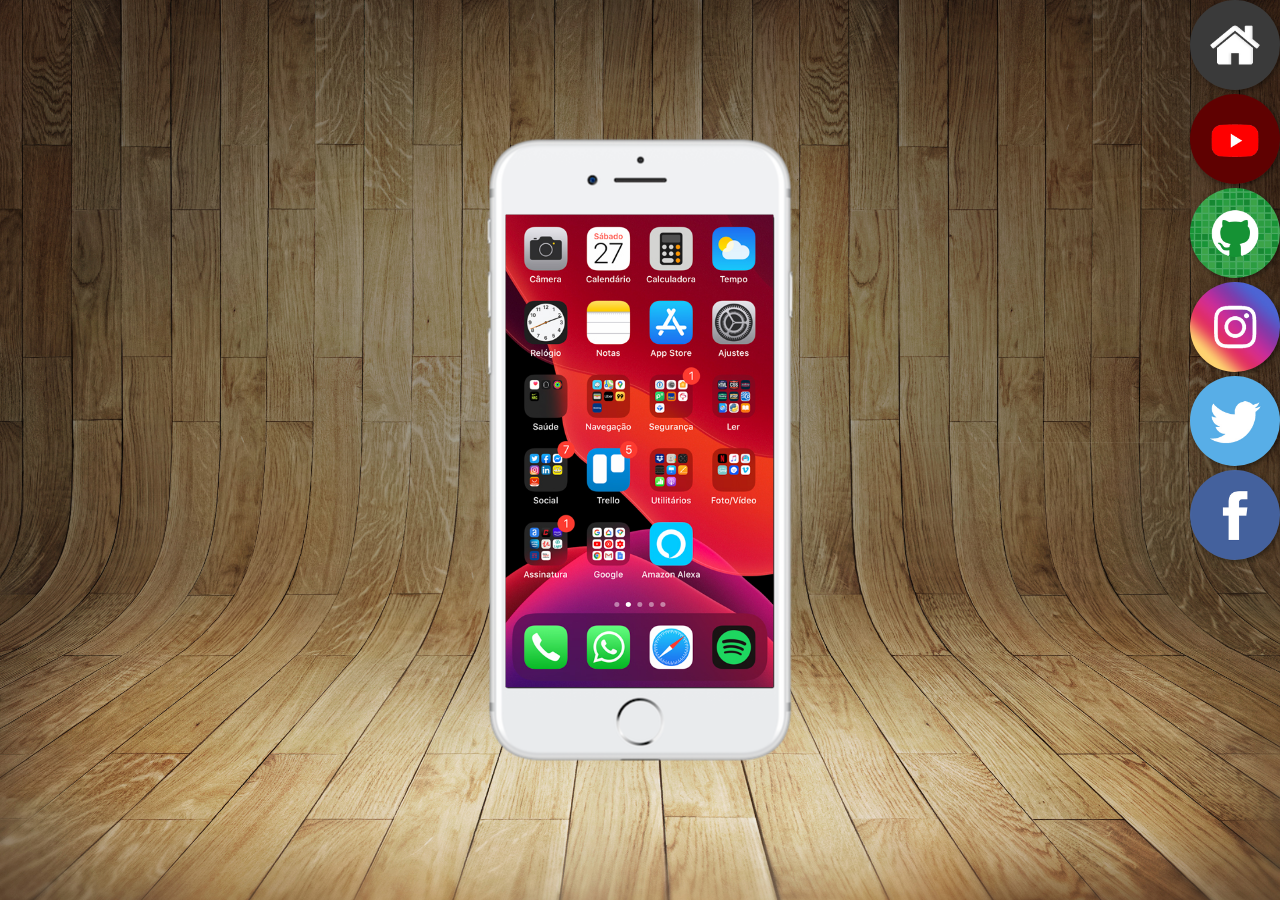
<file: index.html>
<!DOCTYPE html>
<html lang="pt-br">
<head>
    <meta charset="UTF-8">
    <meta name="viewport" content="width=device-width, initial-scale=1.0">
    <title>Projeto Redes Sociais</title>
    <link rel="stylesheet" href="estilos/style.css">
</head>
<body>
    <main>
        <section id="telefone">
            <iframe src="redes-socias/home.html" frameborder="0" name="tela" id="tela"></iframe>
        </section>
        <section id="redes-sociais">
            <a href="redes-socias/home.html" target="tela"><img src="imagens/logo-home.jpg" alt="Botão Home"></a><br>
            <a href="redes-socias/youtube.html" target="tela"><img src="imagens/logo-youtube.jpg" alt="Botão Youtube"></a><br>
            <a href="redes-socias/github.html" target="tela"><img src="imagens/logo-github.jpg" alt="Botão Github"></a><br>
            <a href="redes-socias/instagram.html" target="tela"><img src="imagens/logo-instagram.jpg" alt="Botão Instagram"></a><br>
            <a href="redes-socias/twitter.html" target="tela"><img src="imagens/logo-twitter.jpg" alt="Botão Twitter"></a><br>
            <a href="redes-socias/facebook.html" target="tela"><img src="imagens/logo-facebook.jpg" alt="Botão Facebook"></a><br>
        </section>
    </main>
</body>
</html>
</file>
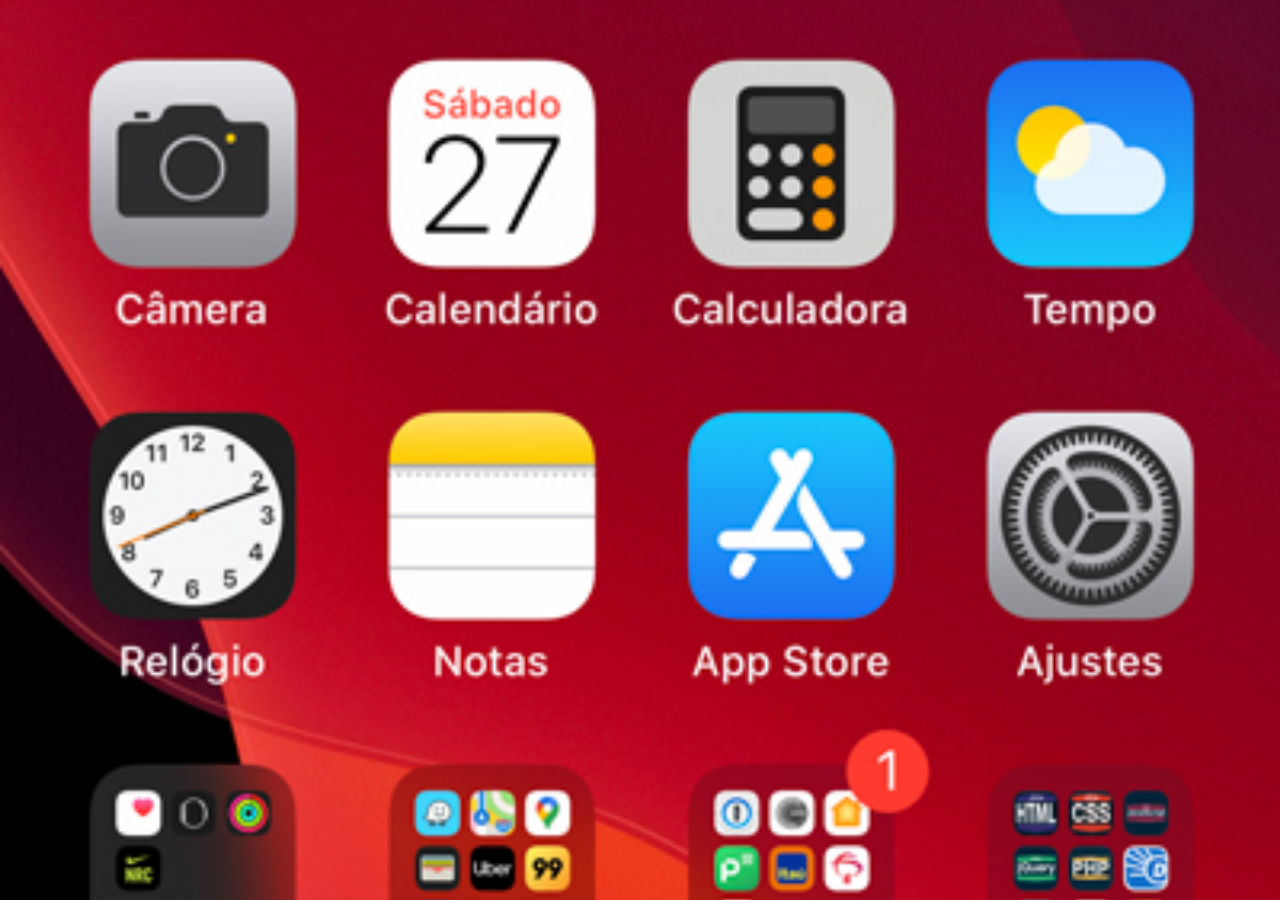
<file: home.html>
<!DOCTYPE html>
<html lang="pt-br">
<head>
    <meta charset="UTF-8">
    <meta name="viewport" content="width=device-width, initial-scale=1.0">
    <title>home</title>
    <style>
        *{
            margin: 0px;
            padding: 0px;
        }

        body{
            height: 100vh;
            width: 100vw;
            background: black url(imagens/tela-home.jpg) no-repeat top center;
            background-size: cover;
        }
    </style>
</head>
<body>
    
</body>
</html>
</file>
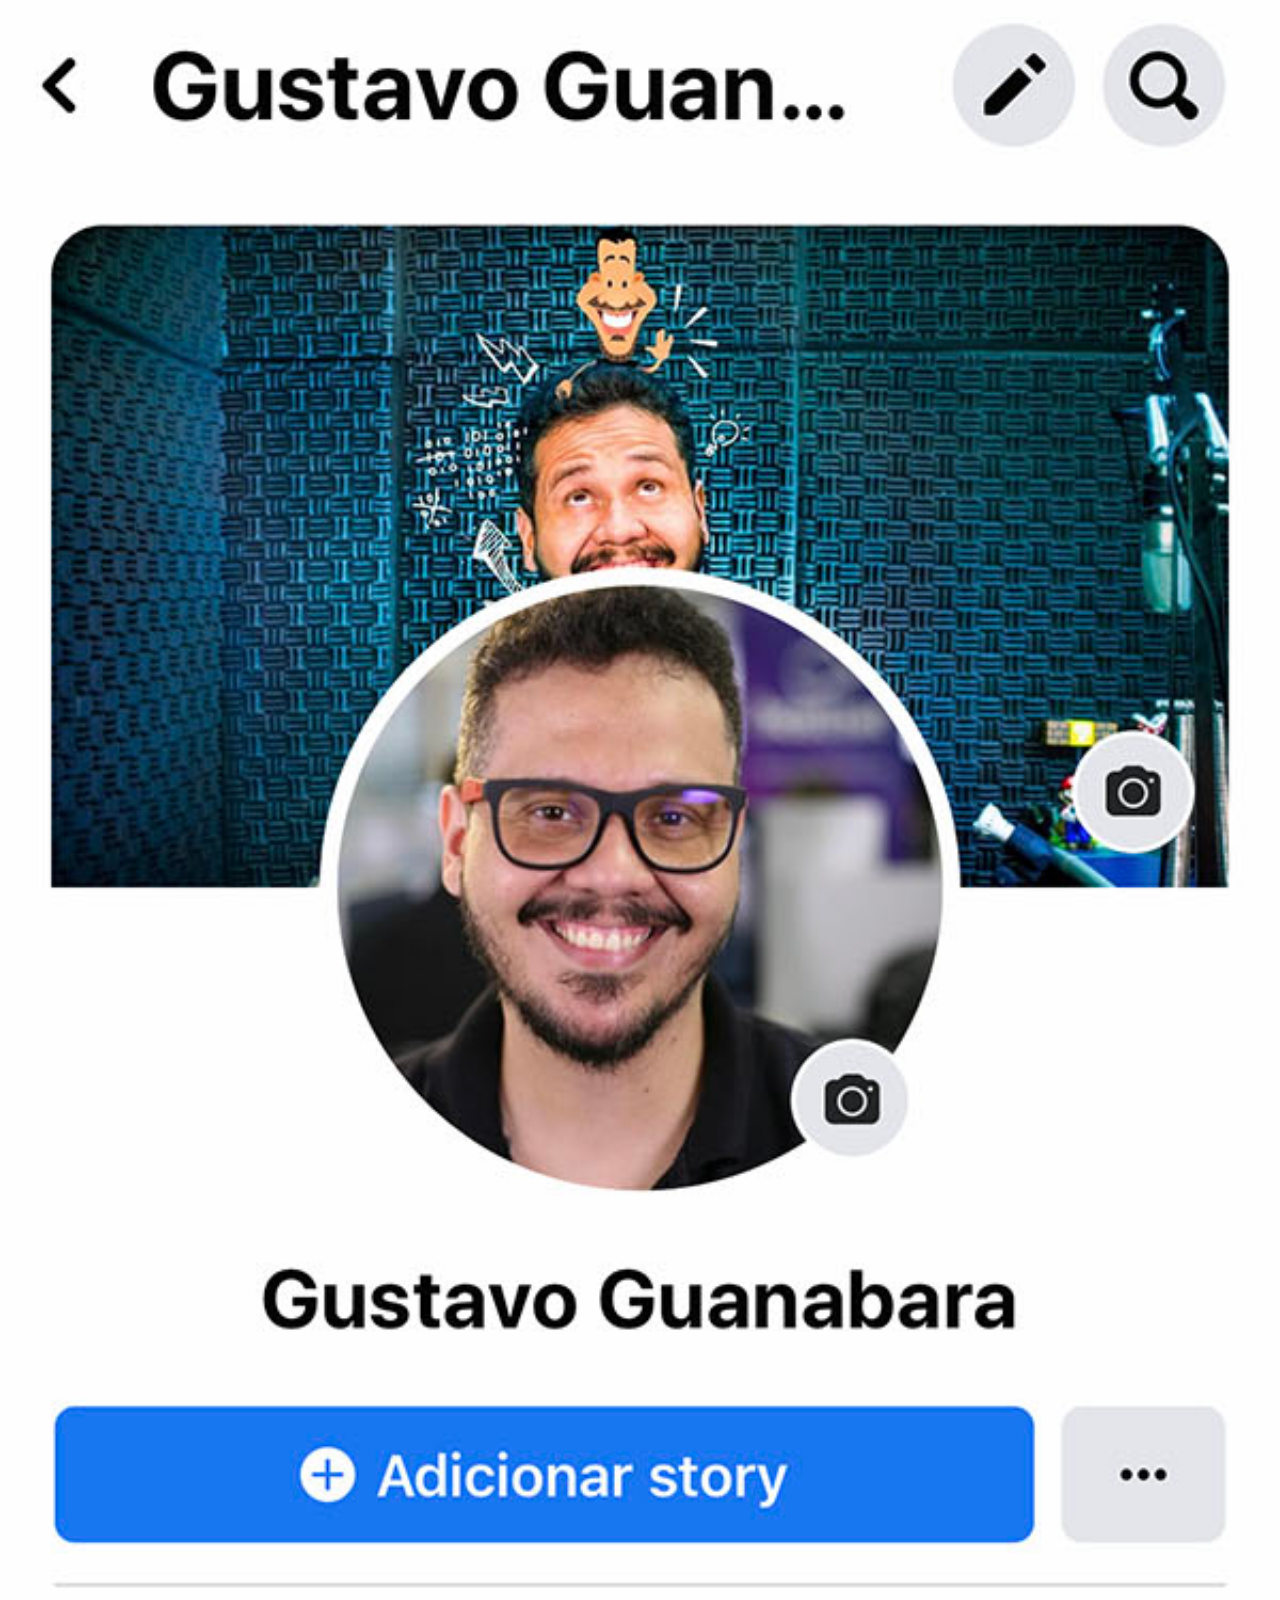
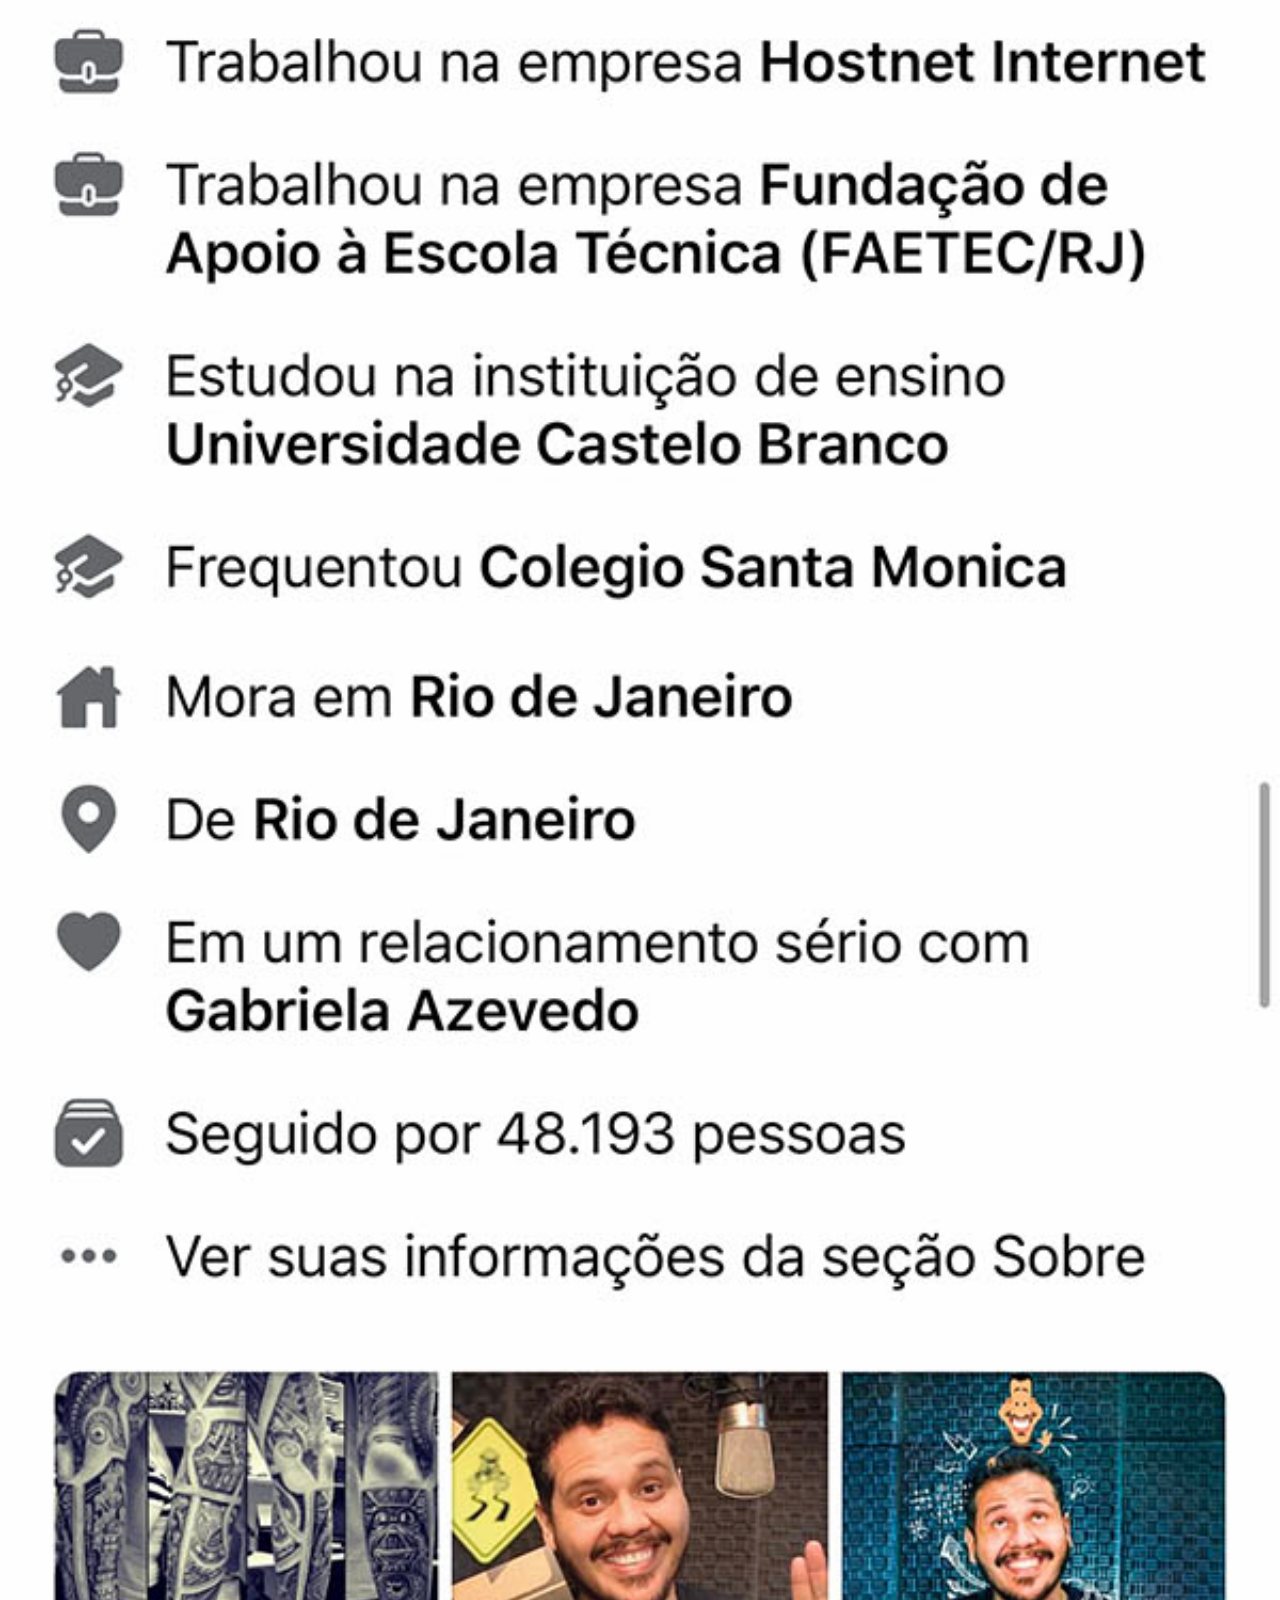
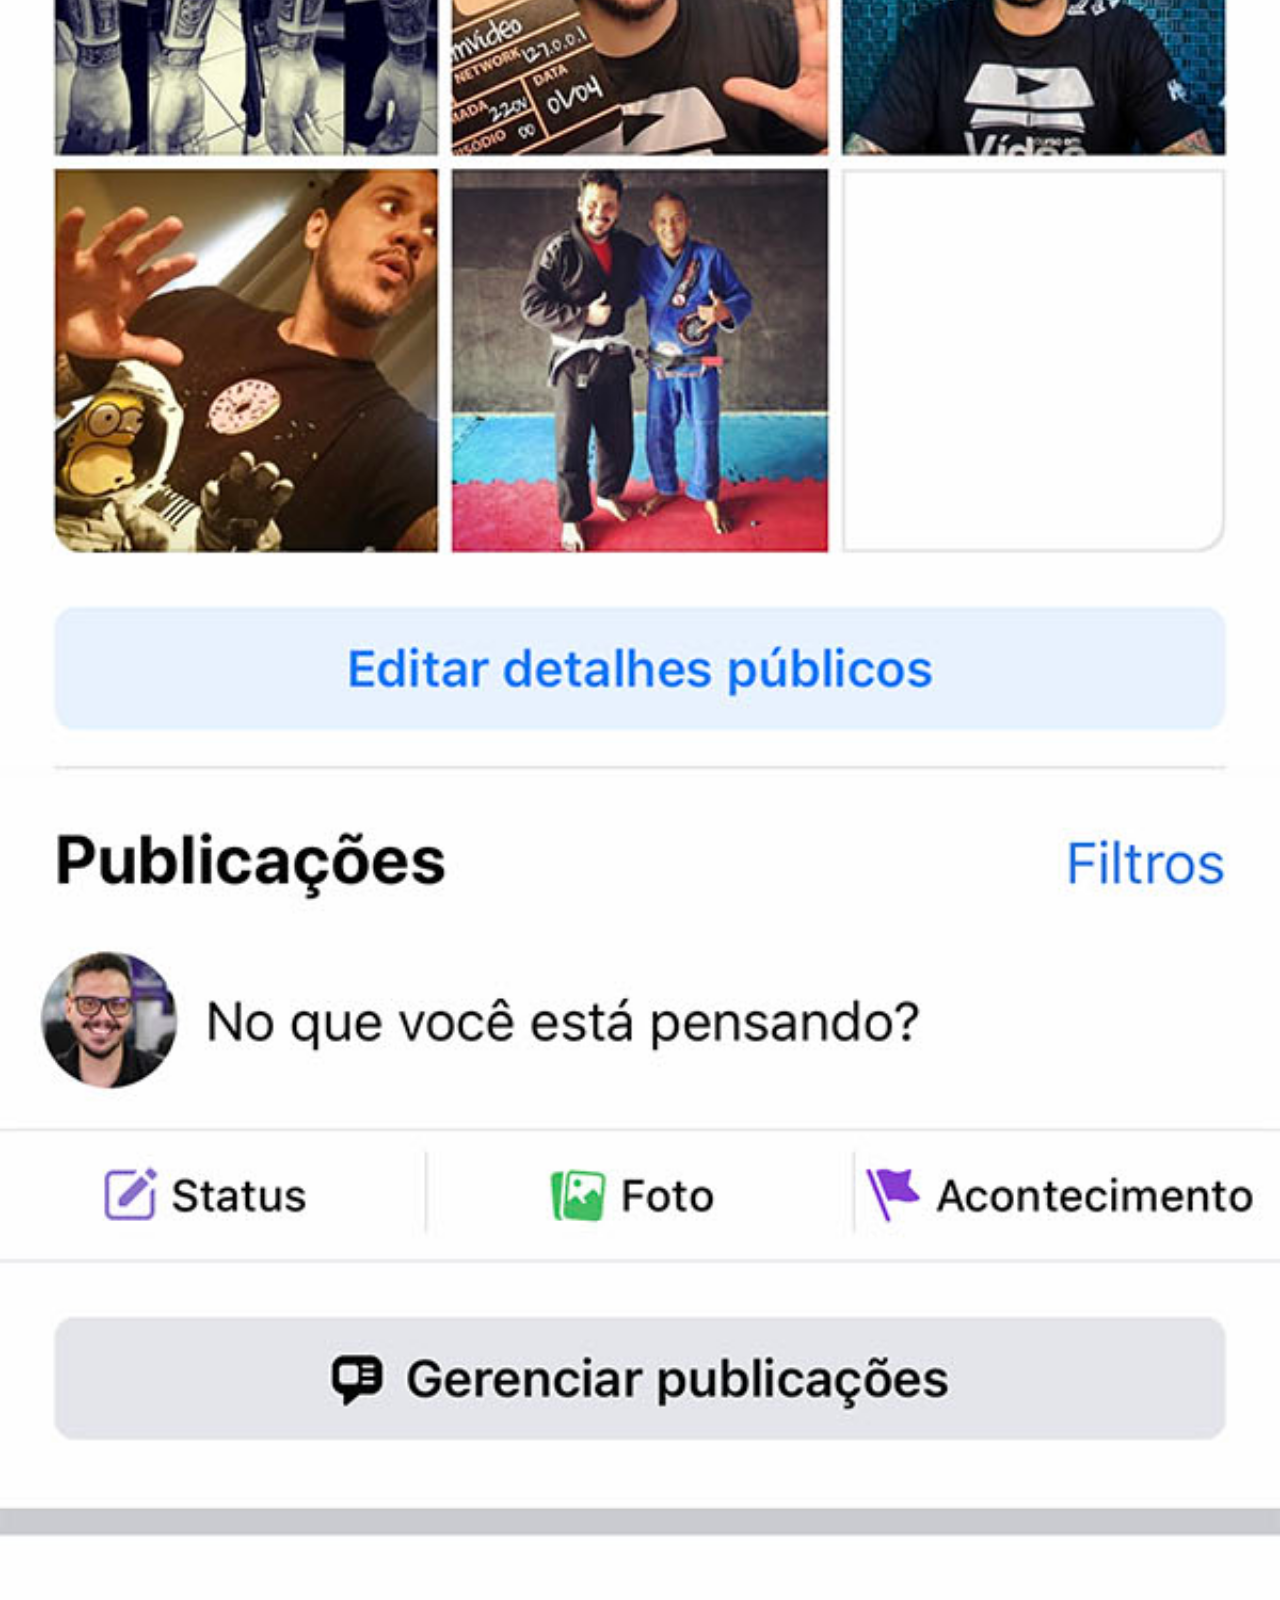
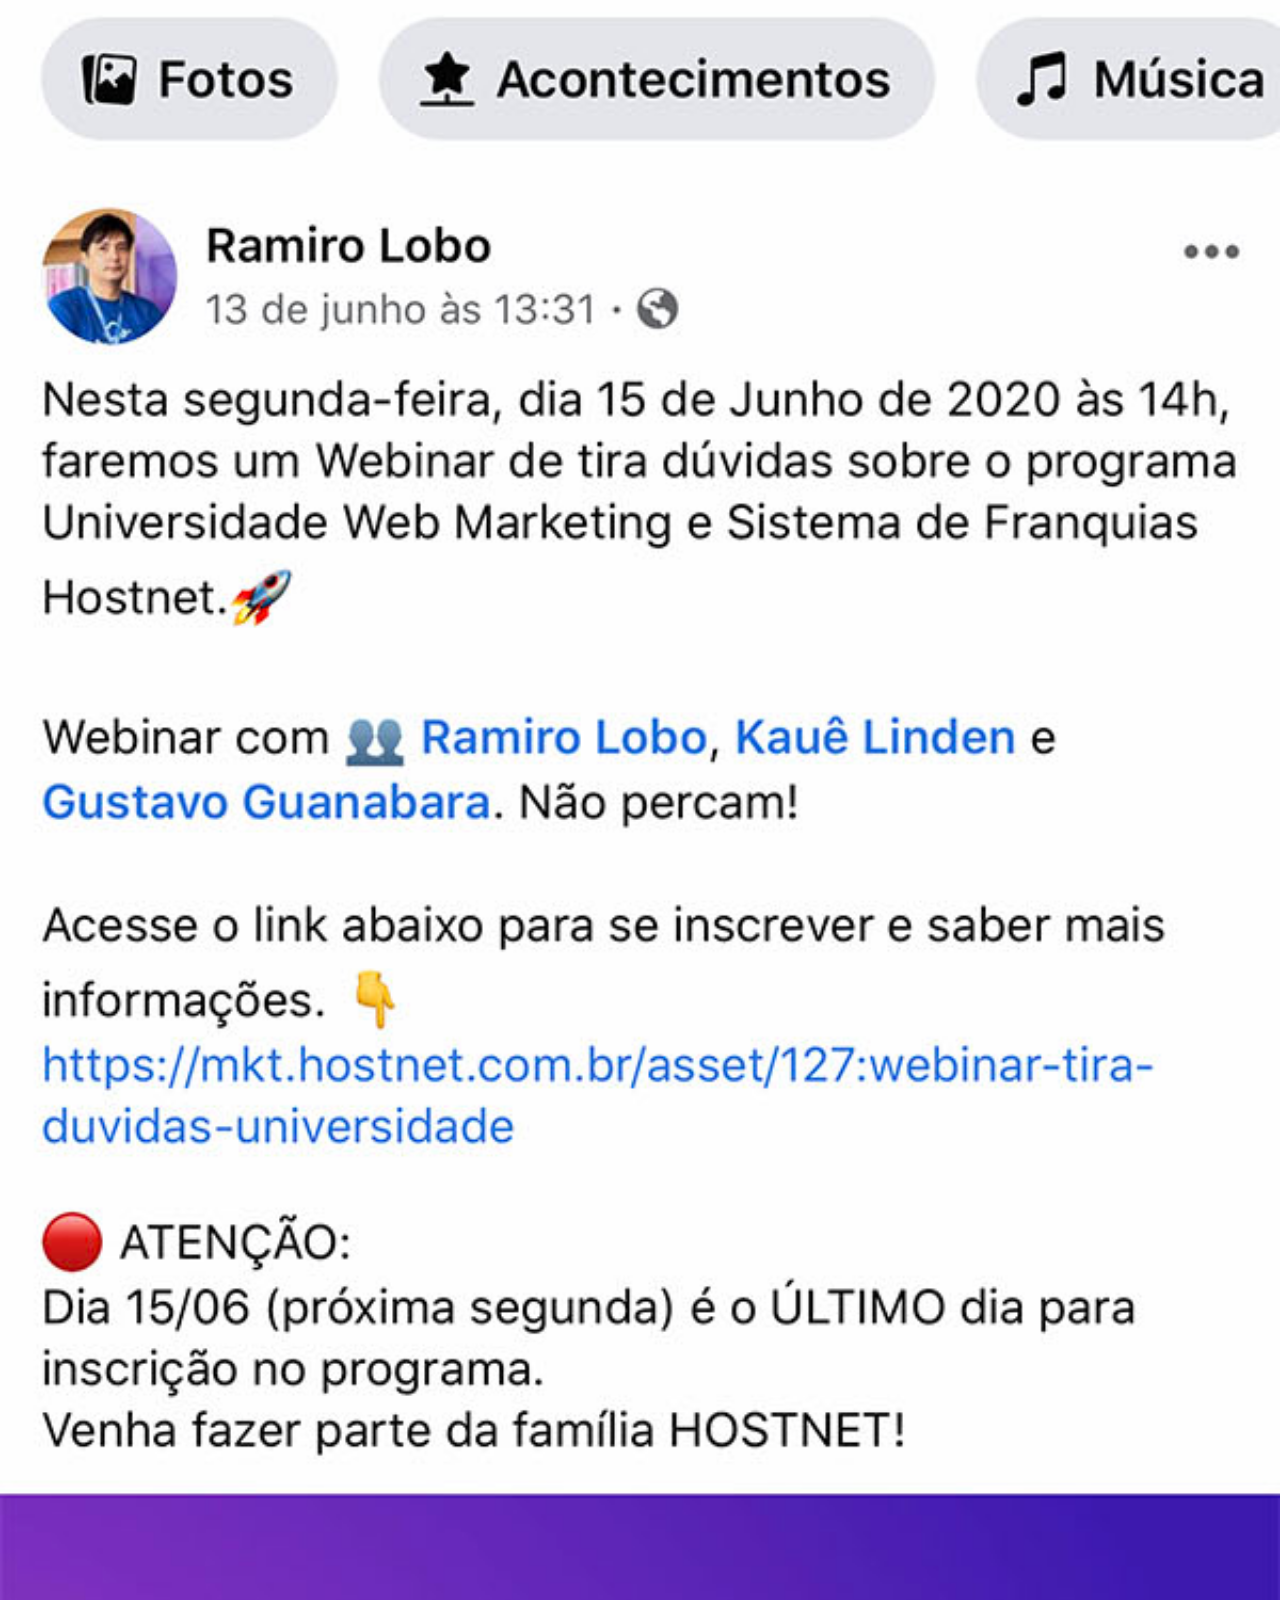
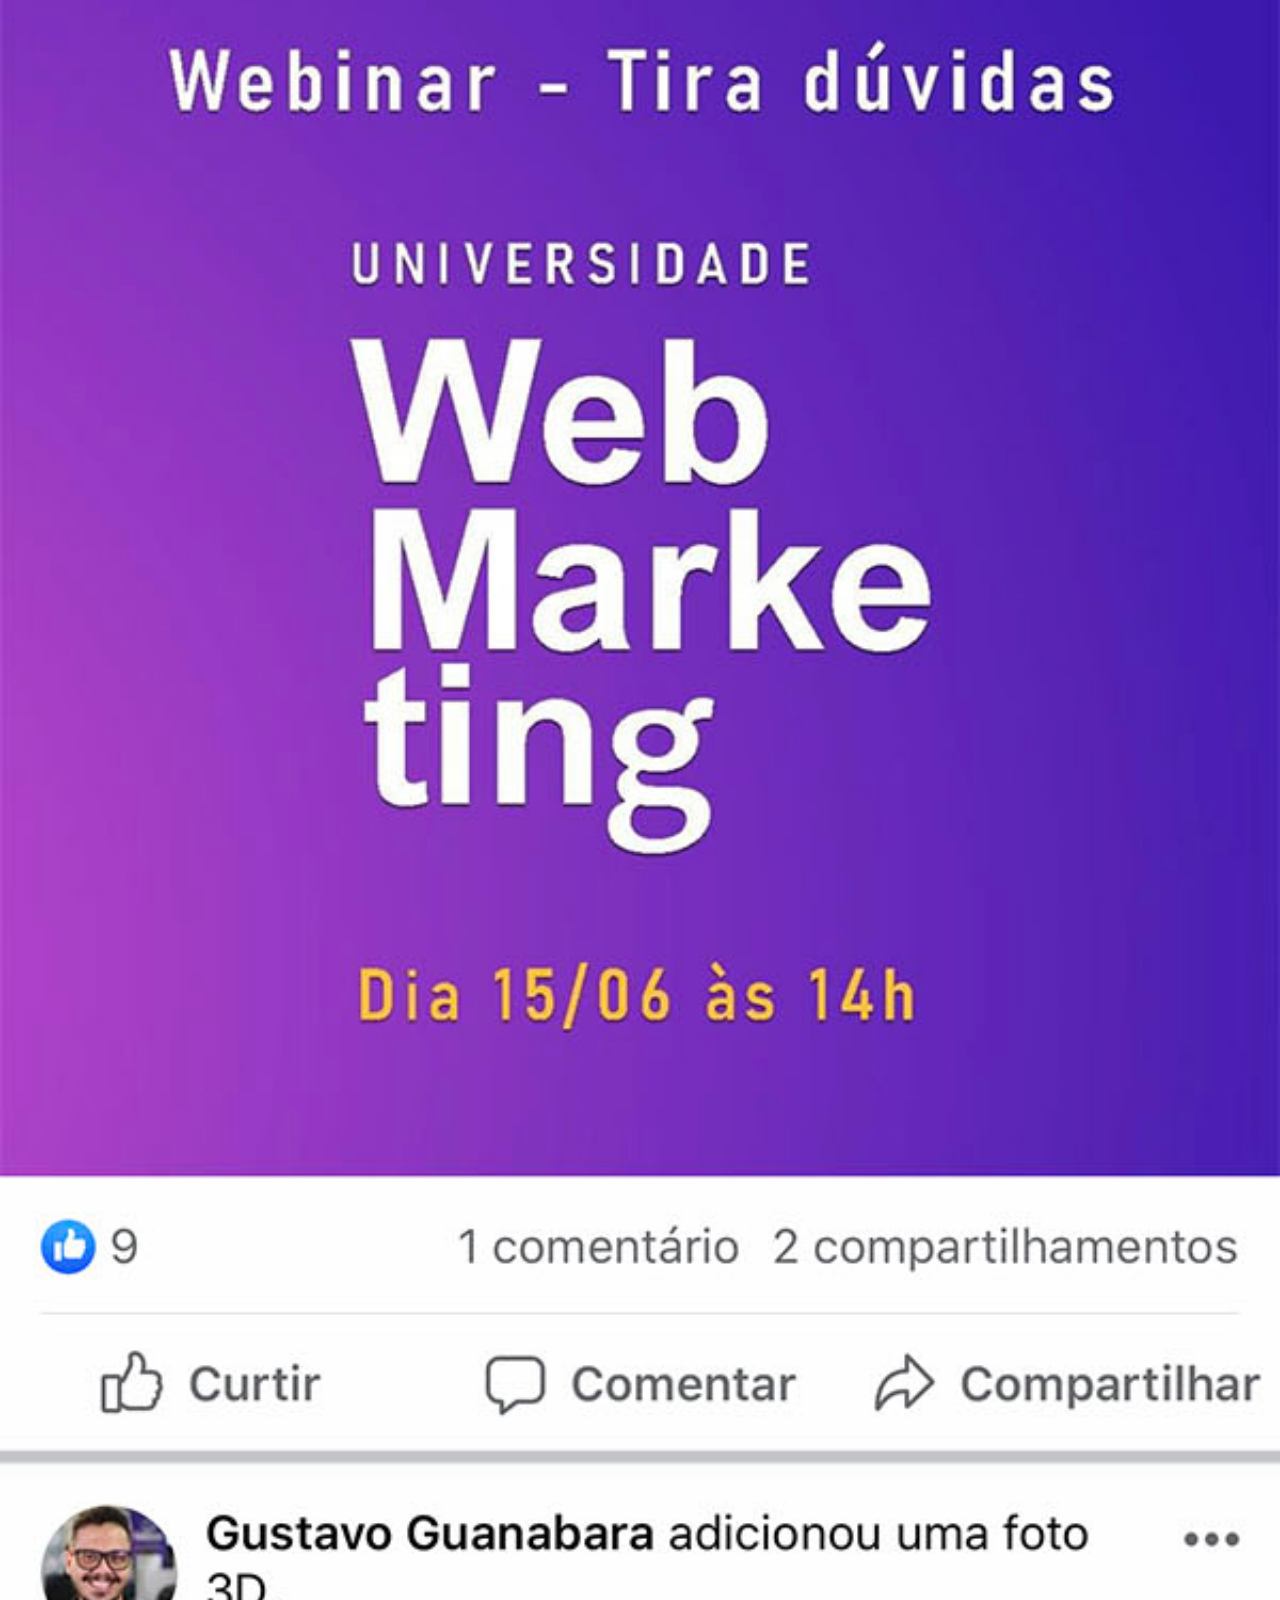
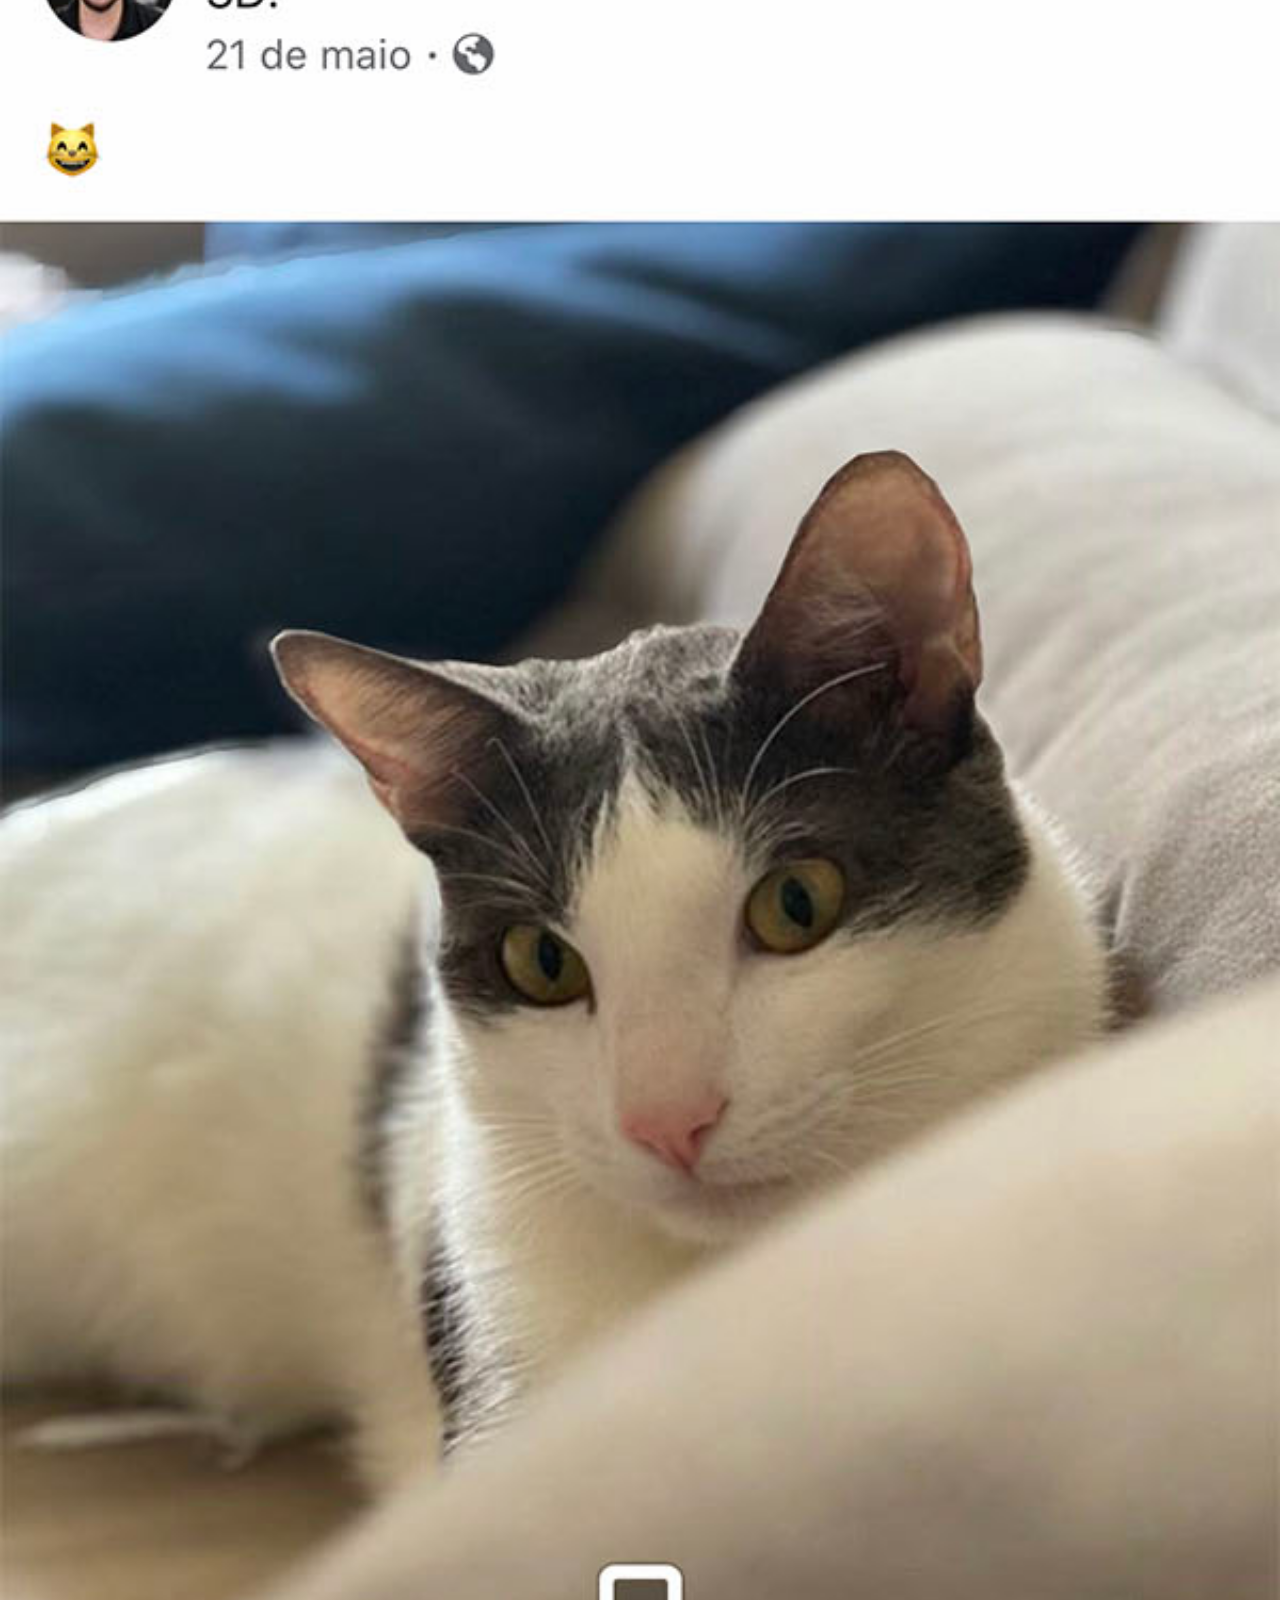
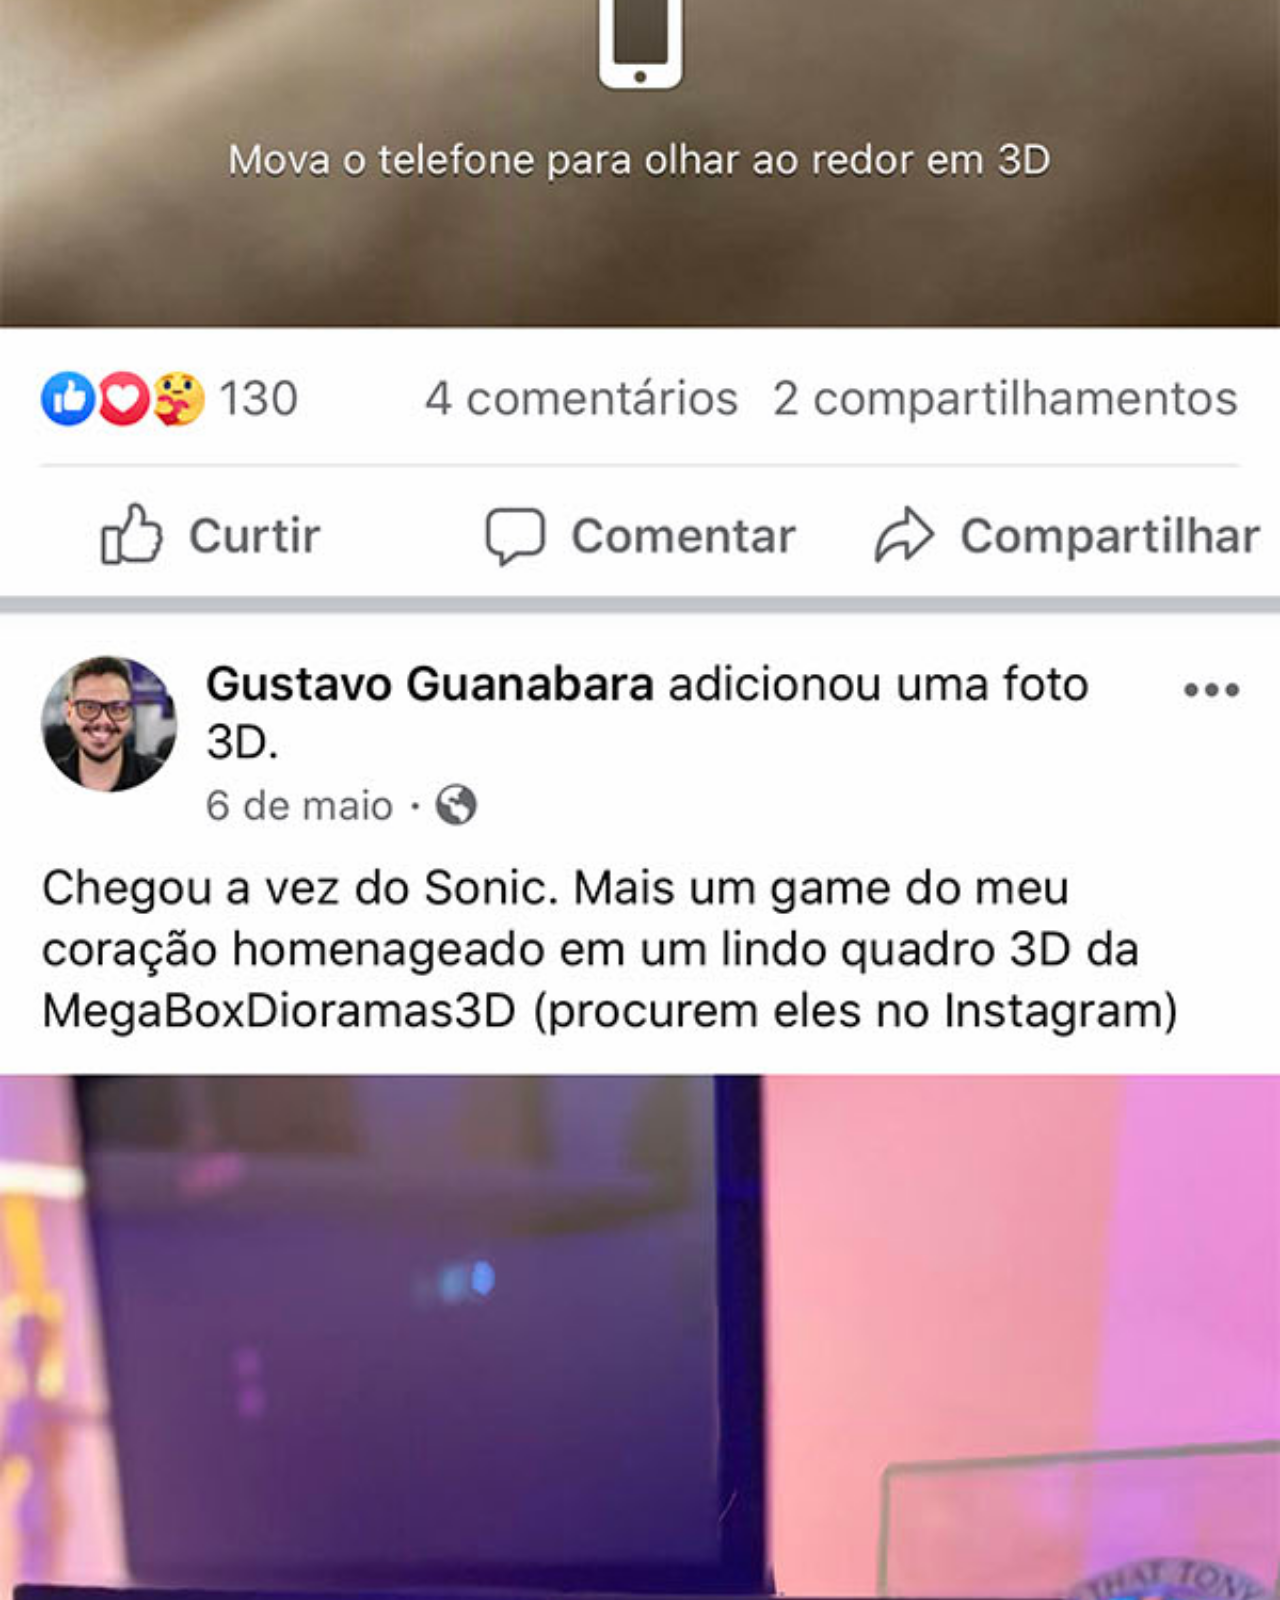
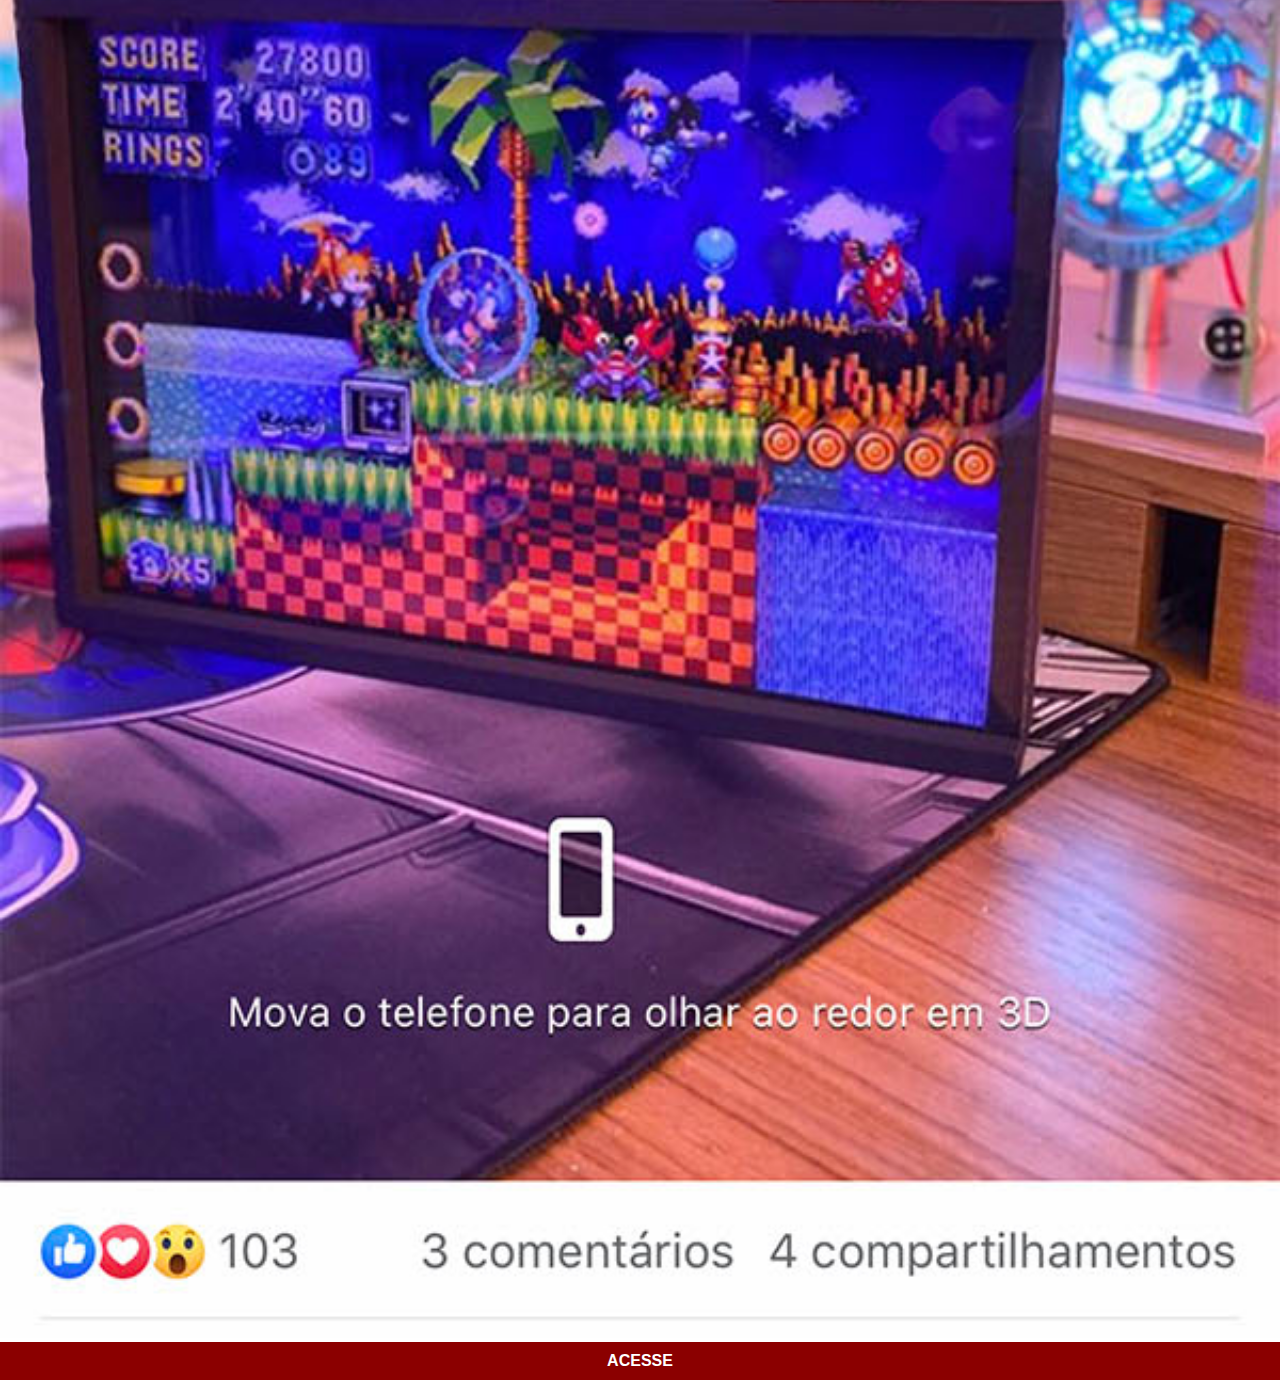
<file: redes-socias/facebook.html>
<!DOCTYPE html>
<html lang="pt-br">
<head>
    <meta charset="UTF-8">
    <meta name="viewport" content="width=device-width, initial-scale=1.0">
    <title></title>
    <style>
        *{
            margin: 0px;
            padding: 0px;
            font-family: Arial, Helvetica, sans-serif;
        }  

        ::-webkit-scrollbar{
            width: 0px;
            height: 0px;
        }

        img{
            width: 100vw;
        }

        a{
            display: block;
            background-color: darkred;
            color: white;
            font-weight: bold;
            text-align: center;
            text-decoration: none;
            padding: 10px;
        }
        
        a:hover{
            text-decoration: underline;
            font-weight: bolder;
            font-size: 1.1em;
            transition: .3s;
        }
    </style>
</head>
<body>
    <img src="../imagens/tela-facebook.jpg" alt="facebook">
    <a href="https://www.facebook.com" target="_blank">ACESSE</a>
</body>
</html>
</file>
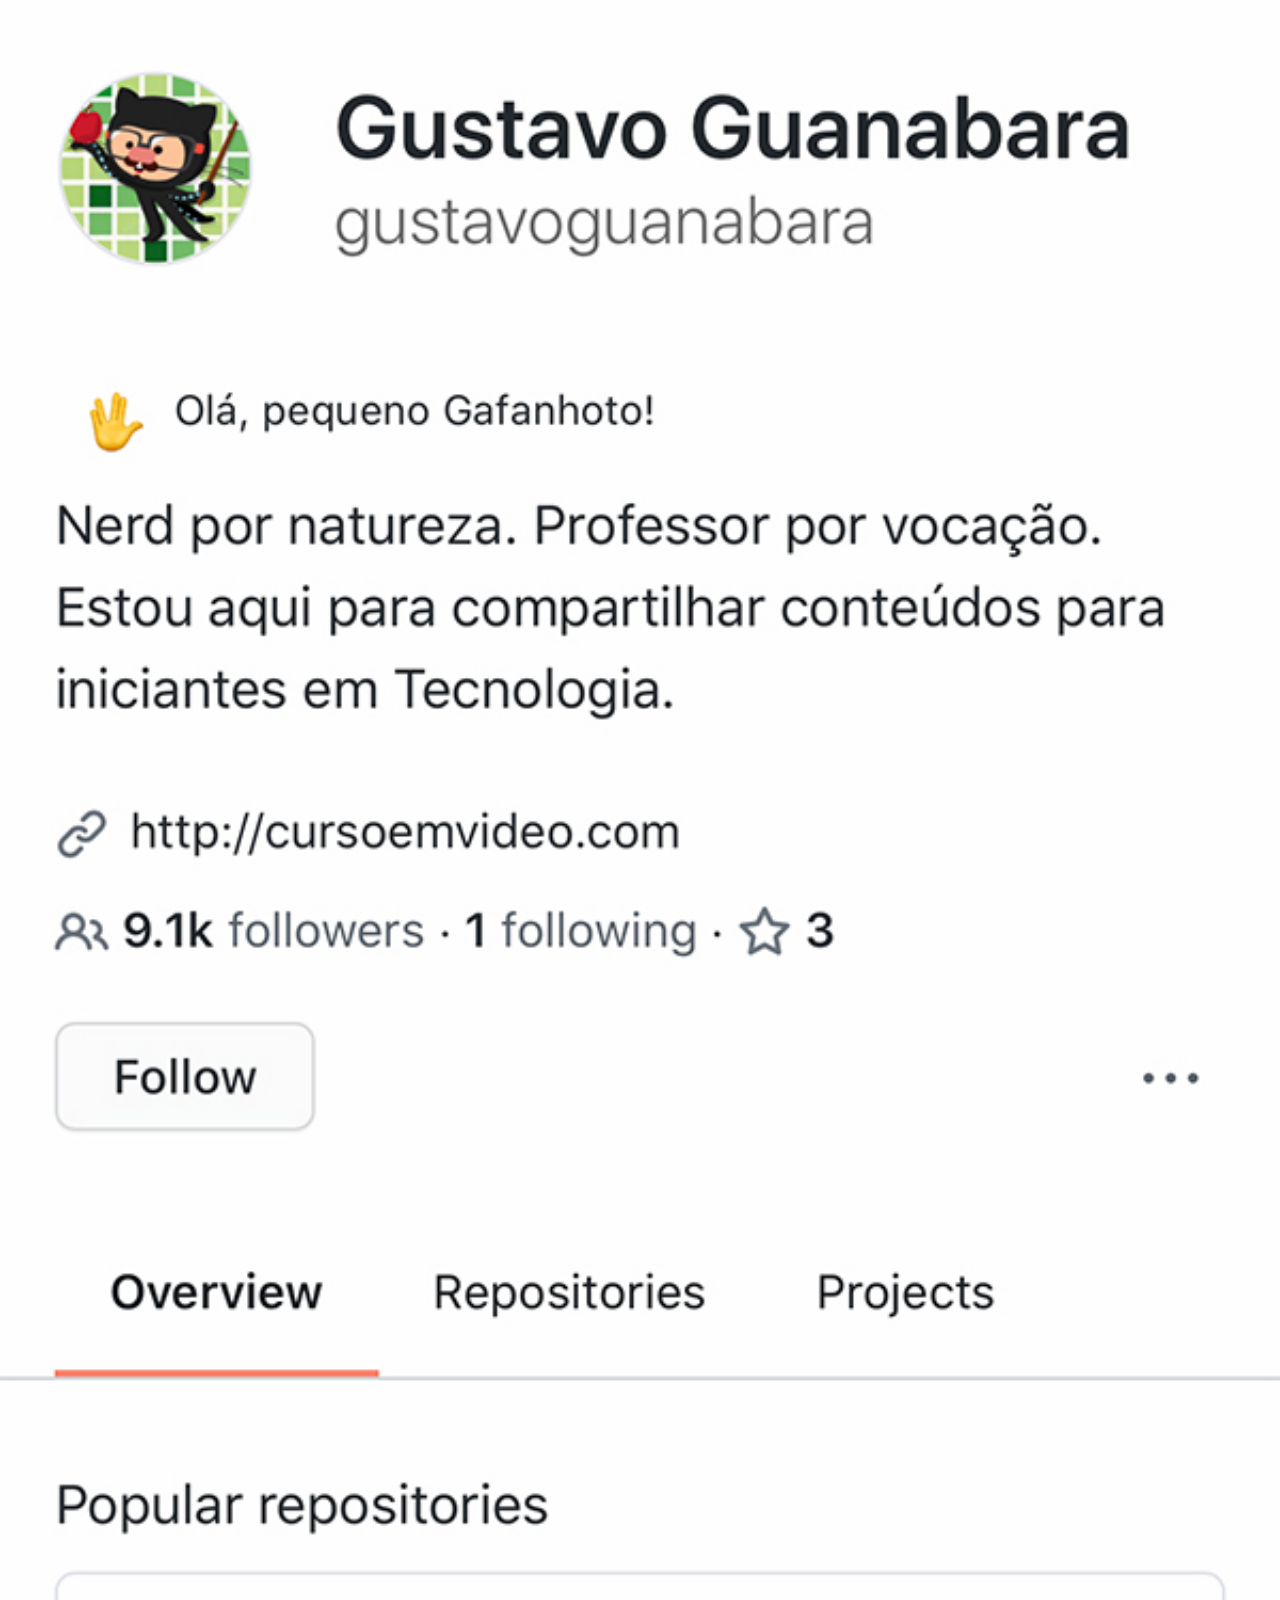
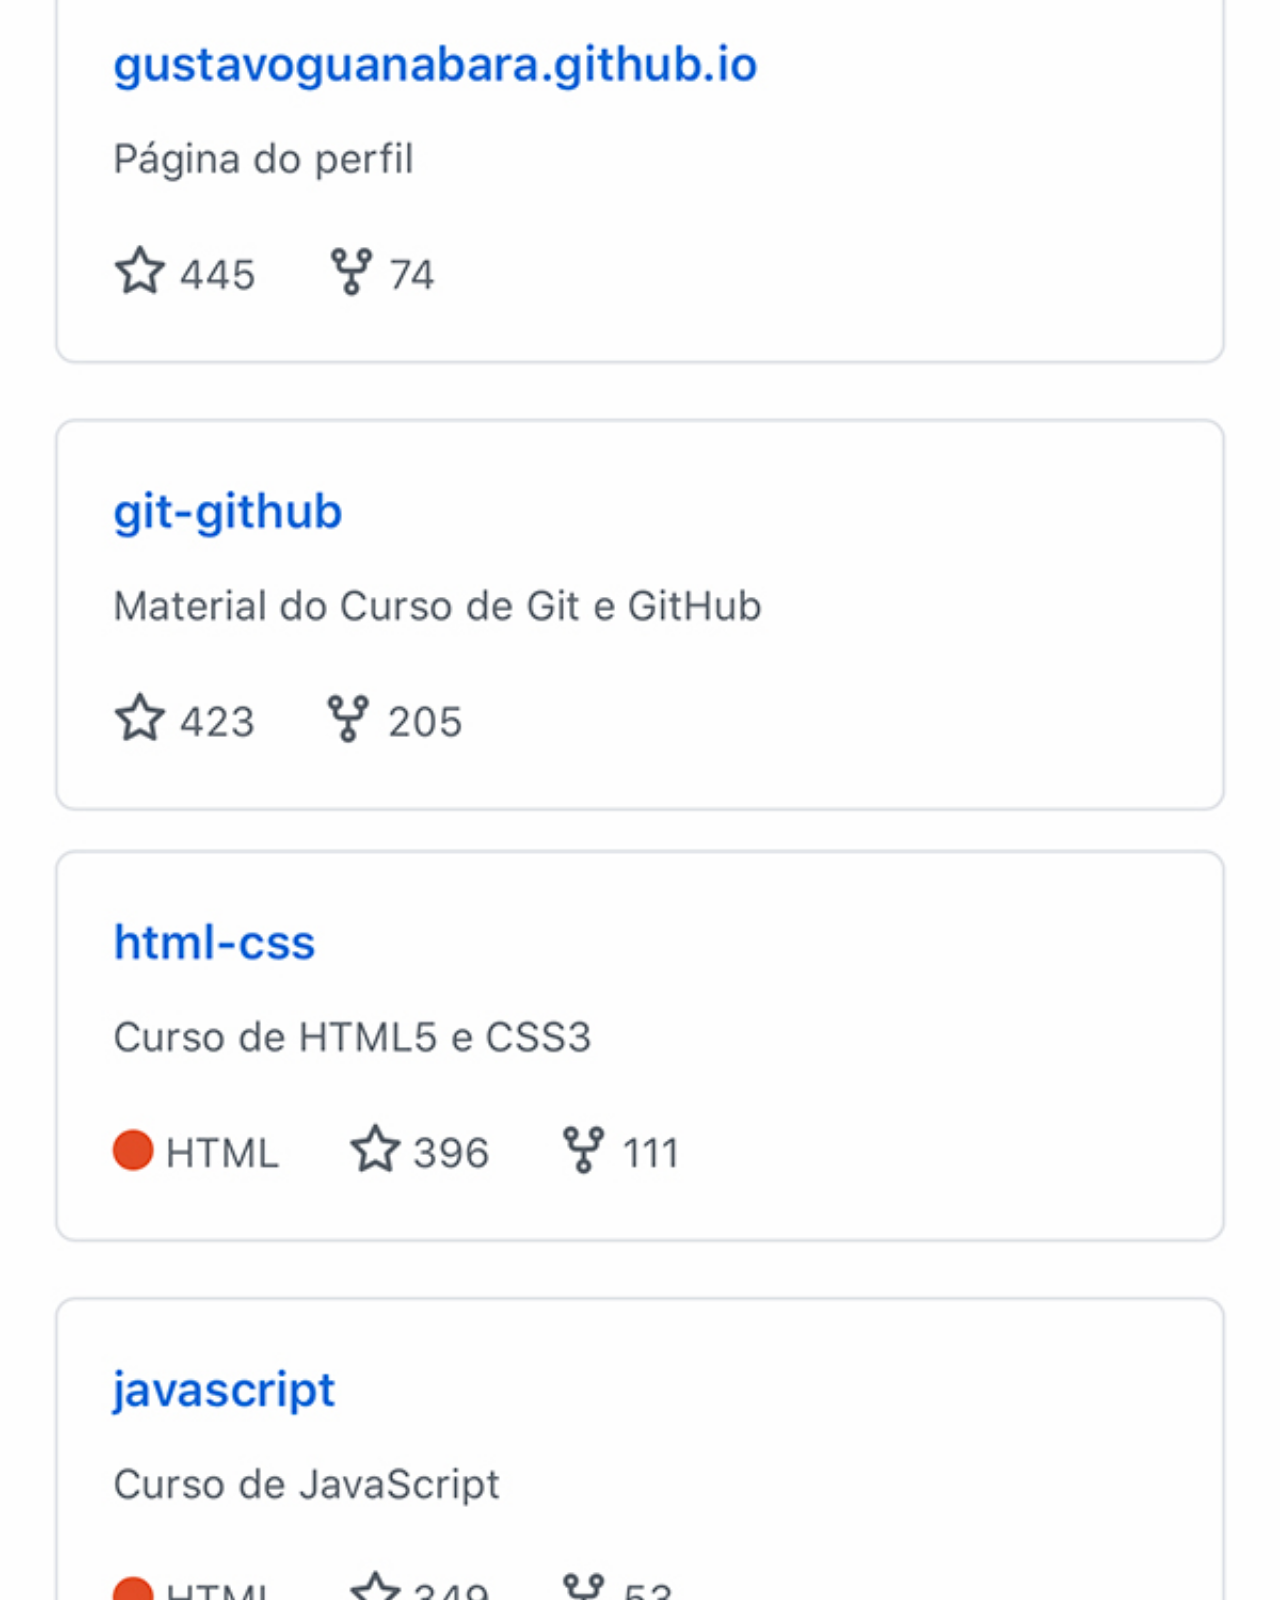
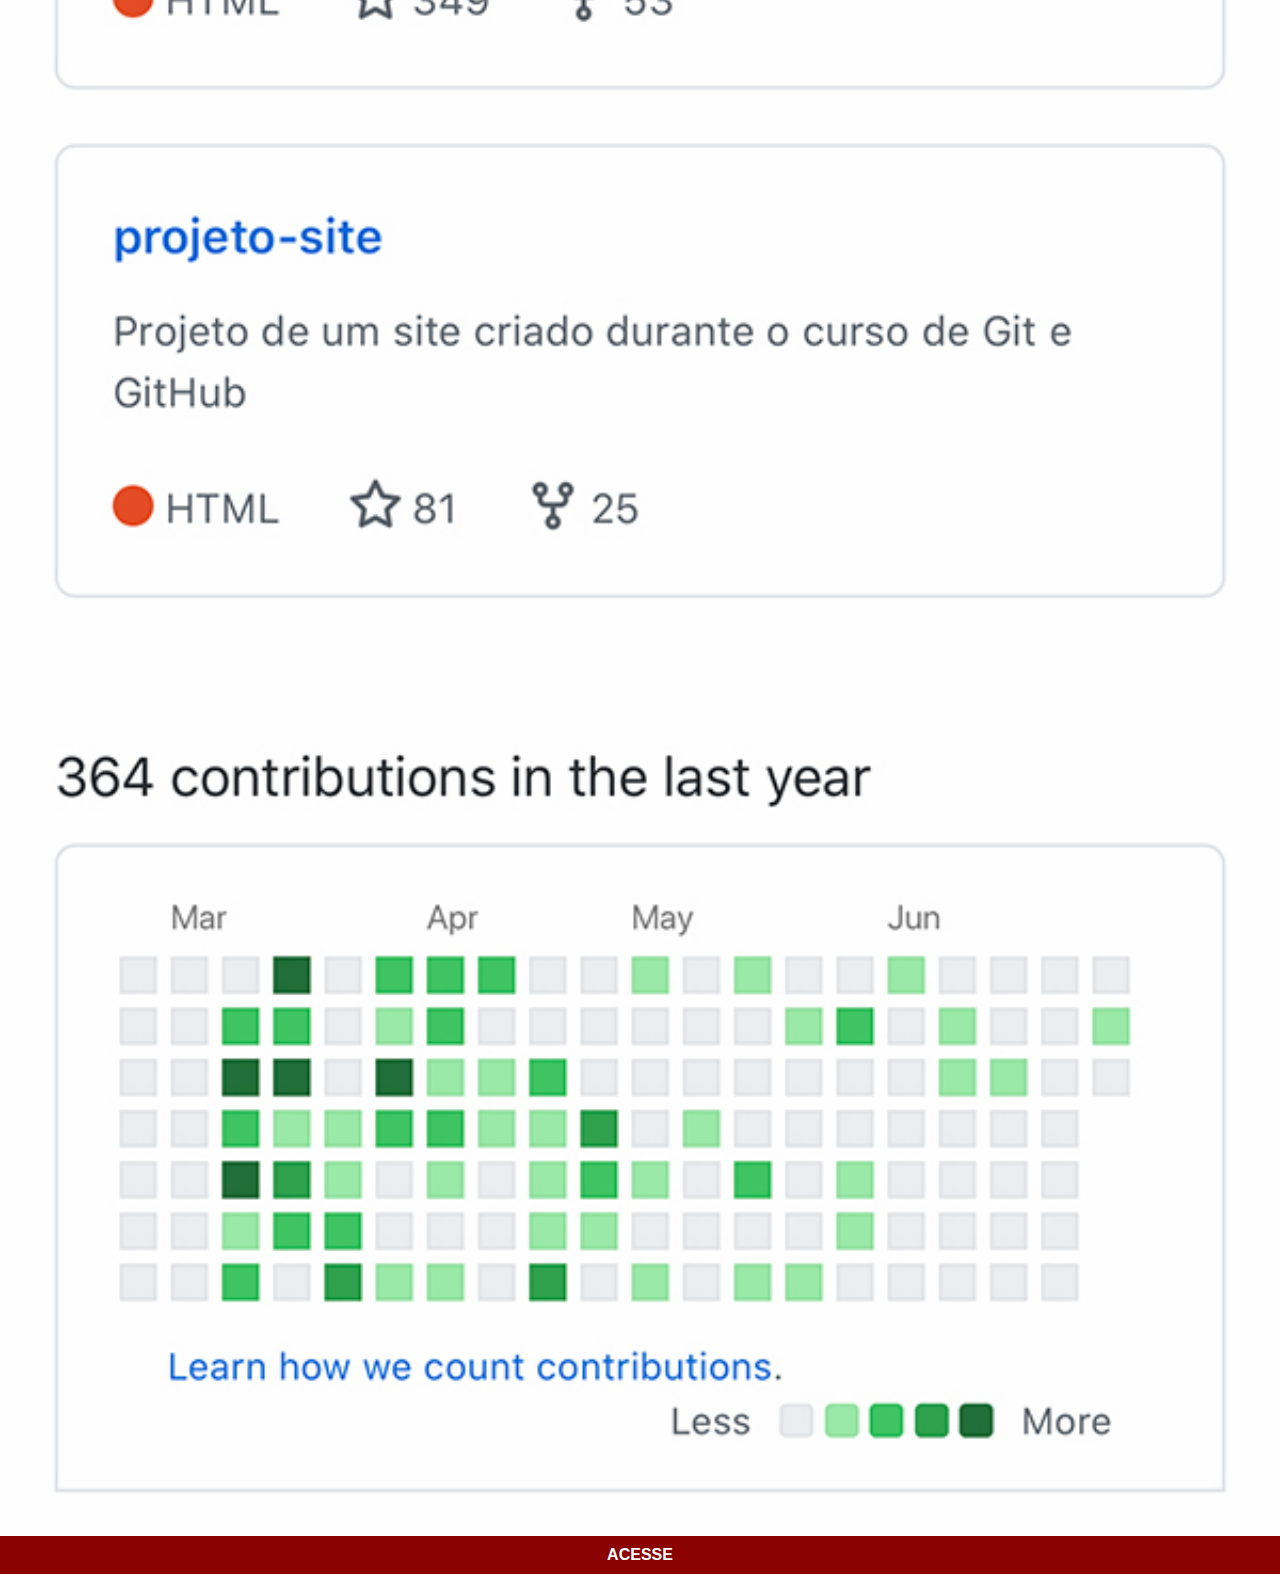
<file: redes-socias/github.html>
<!DOCTYPE html>
<html lang="pt-br">
<head>
    <meta charset="UTF-8">
    <meta name="viewport" content="width=device-width, initial-scale=1.0">
    <title></title>
    <style>
        *{
            margin: 0px;
            padding: 0px;
            font-family: Arial, Helvetica, sans-serif;
        }  

        ::-webkit-scrollbar{
            width: 0px;
            height: 0px;
        }

        img{
            width: 100vw;
        }

        a{
            display: block;
            background-color: darkred;
            color: white;
            font-weight: bold;
            text-align: center;
            text-decoration: none;
            padding: 10px;
        }
        
        a:hover{
            text-decoration: underline;
            font-weight: bolder;
            font-size: 1.1em;
            transition: .3s;
        }
    </style>
</head>
<body>
    <img src="../imagens/tela-github.jpg" alt="github">
    <a href="https://www.github.com" target="_blank">ACESSE</a>
</body>
</html>
</file>
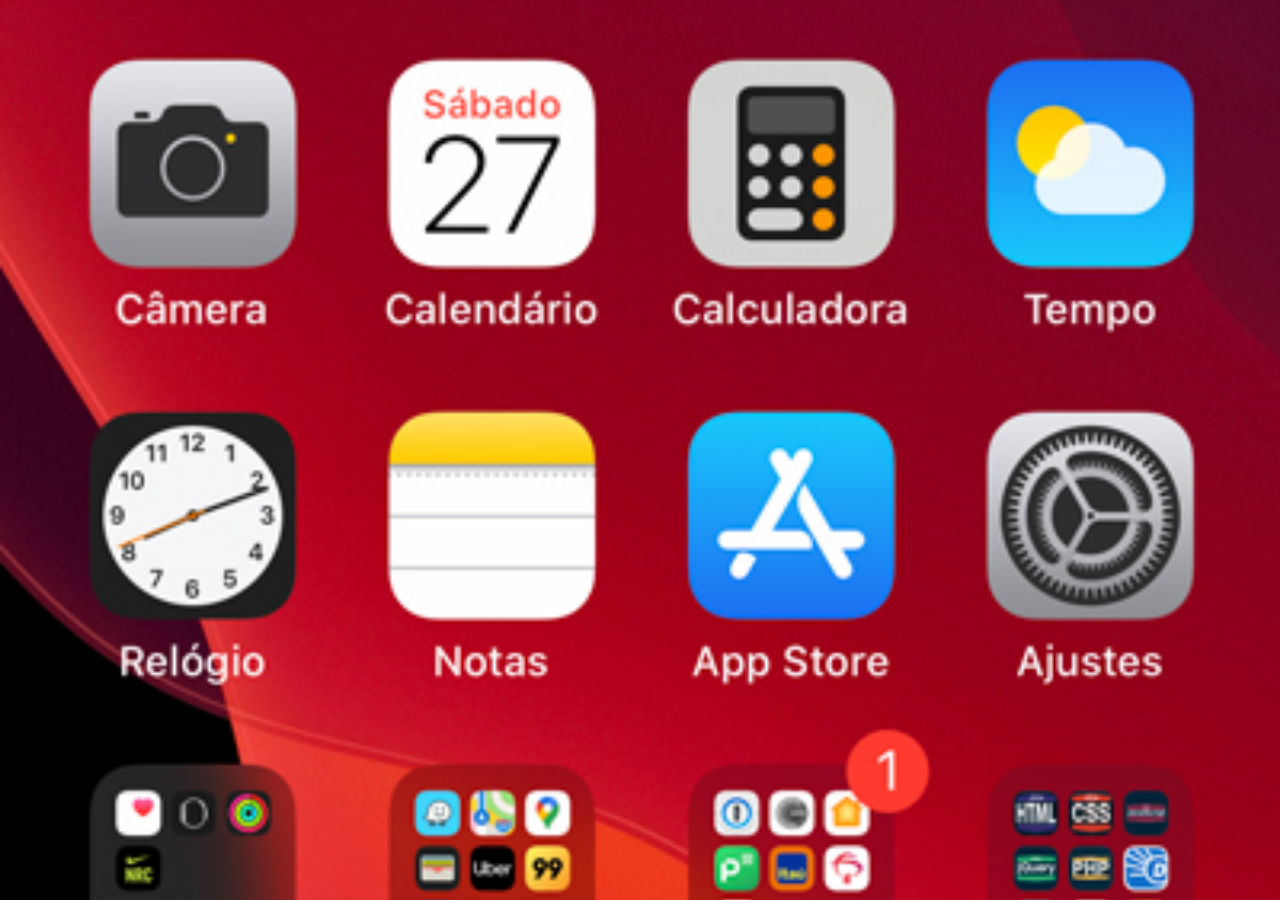
<file: redes-socias/home.html>
<!DOCTYPE html>
<html lang="pt-br">
<head>
    <meta charset="UTF-8">
    <meta name="viewport" content="width=device-width, initial-scale=1.0">
    <title>home</title>
    <style>
        *{
            margin: 0px;
            padding: 0px;
        }

        body{
            height: 100vh;
            width: 100vw;
            background: black url(../imagens/tela-home.jpg) no-repeat top center;
            background-size: cover;
        }
    </style>
</head>
<body>
    
</body>
</html>
</file>
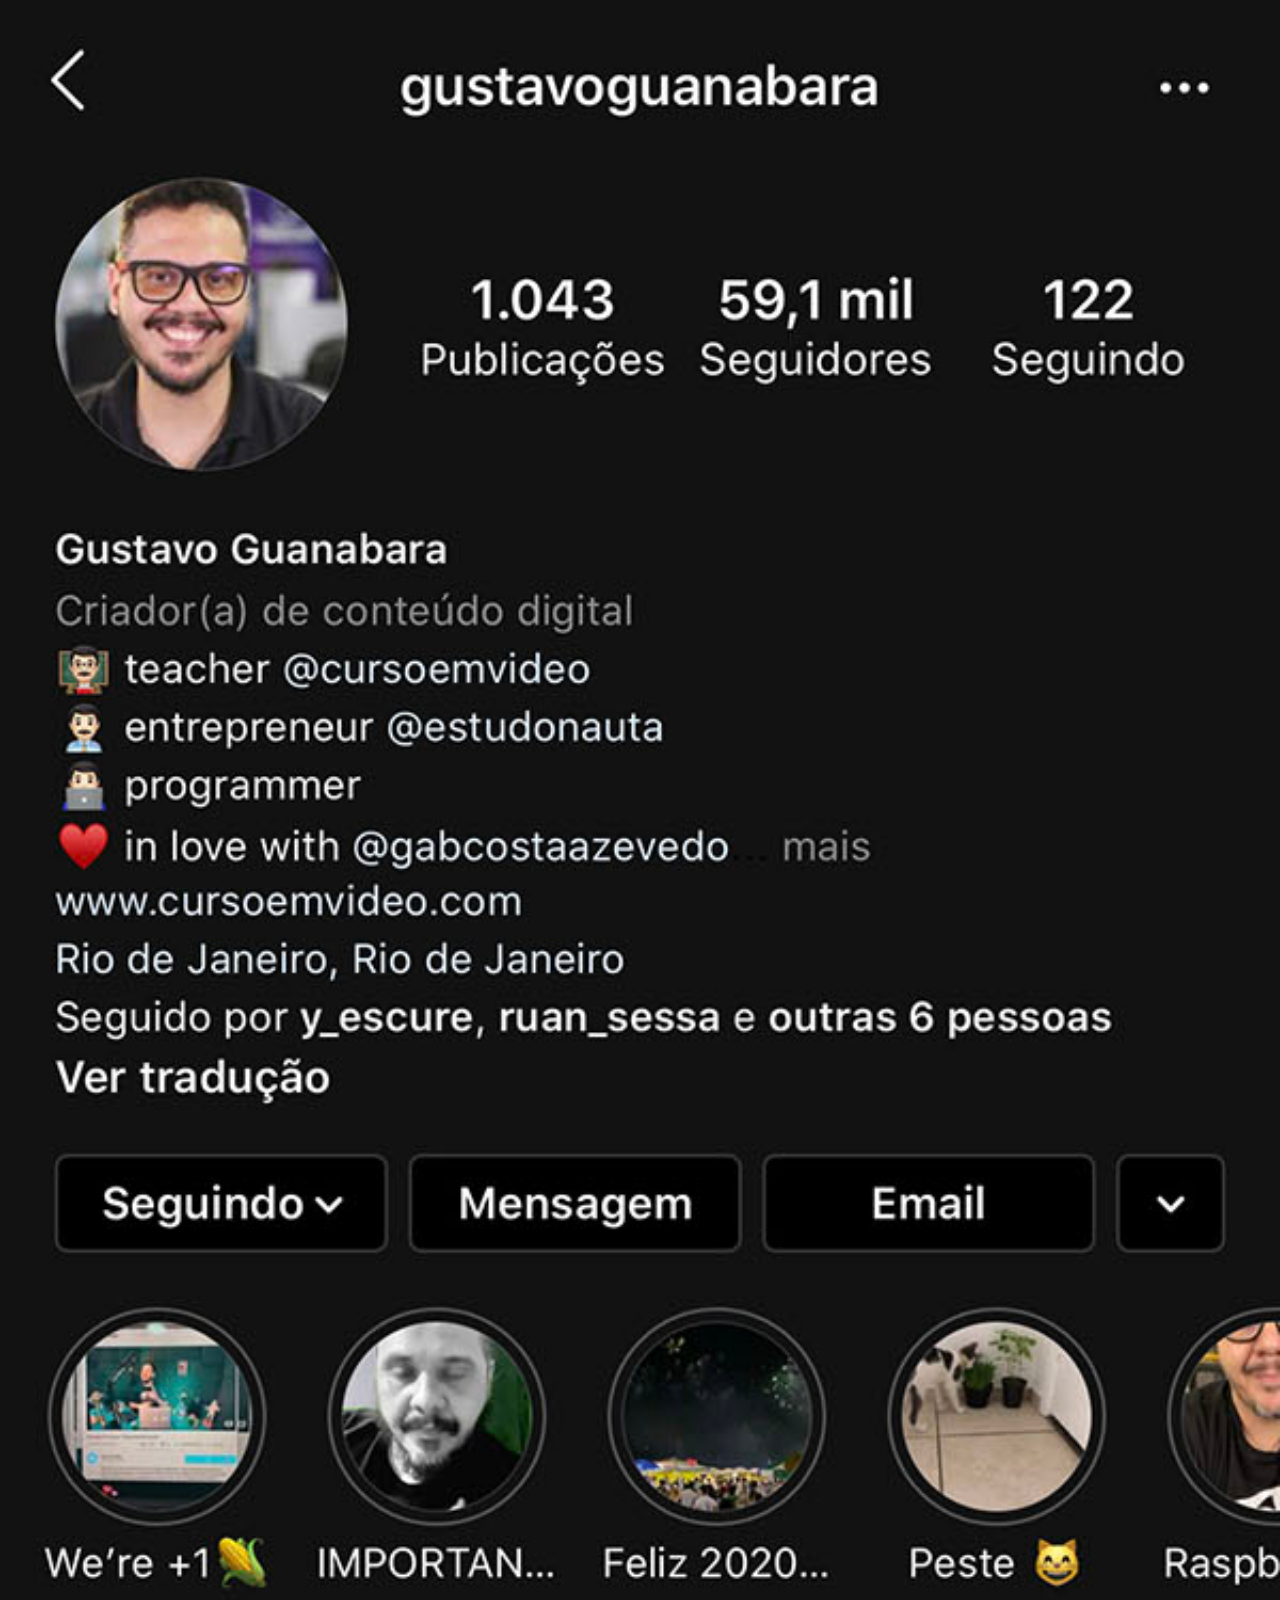
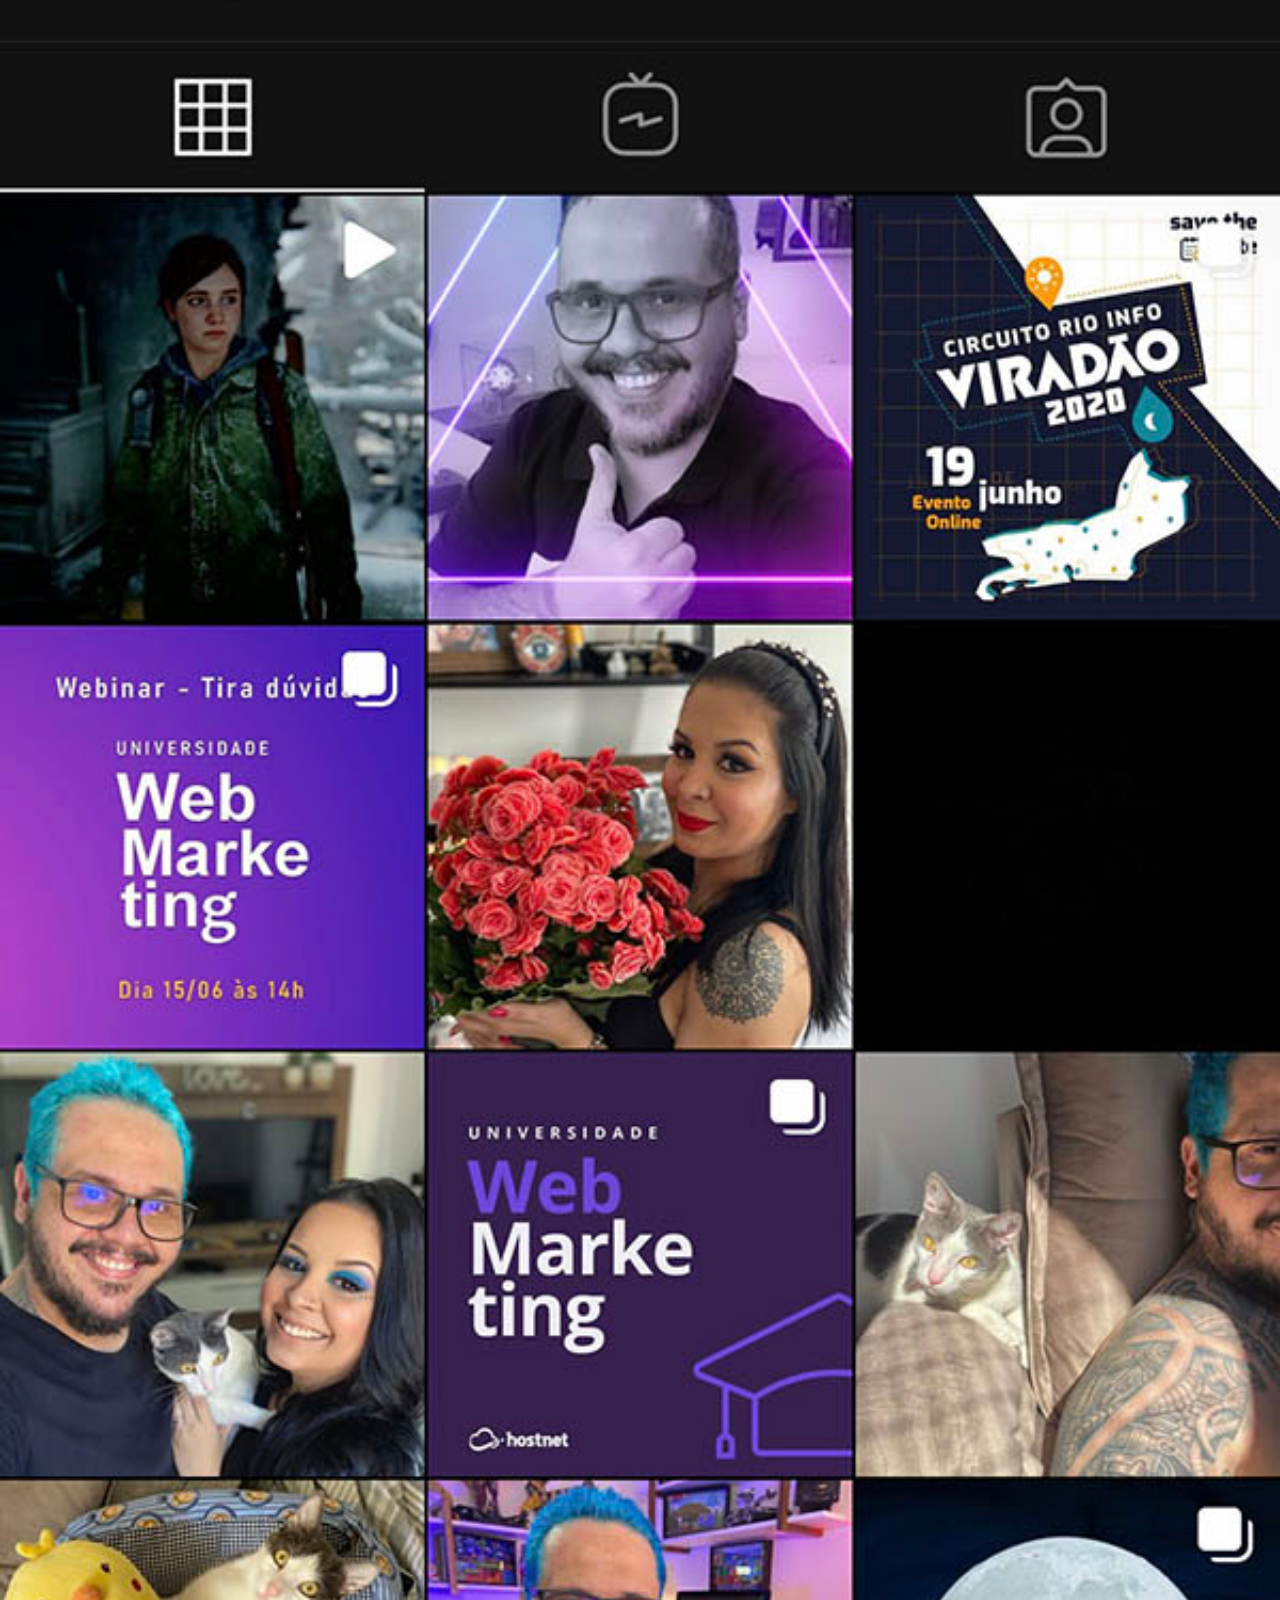
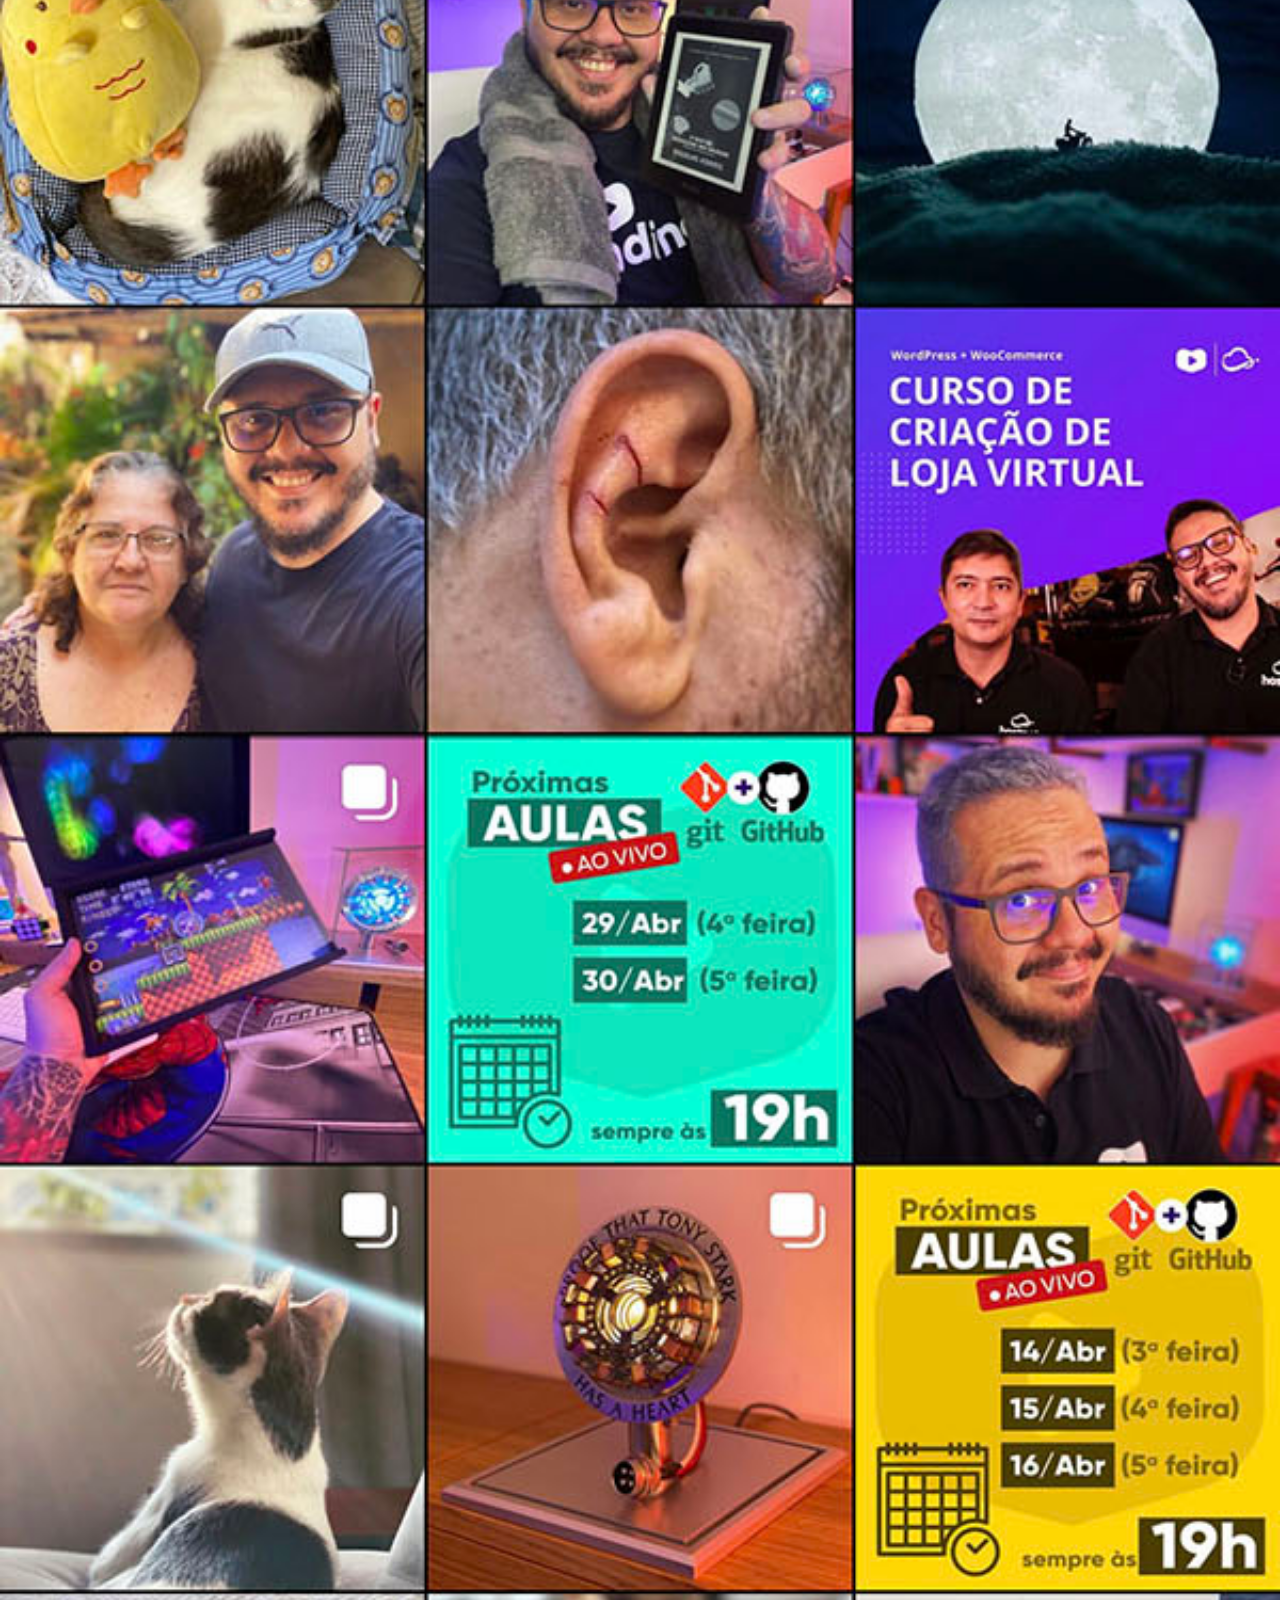
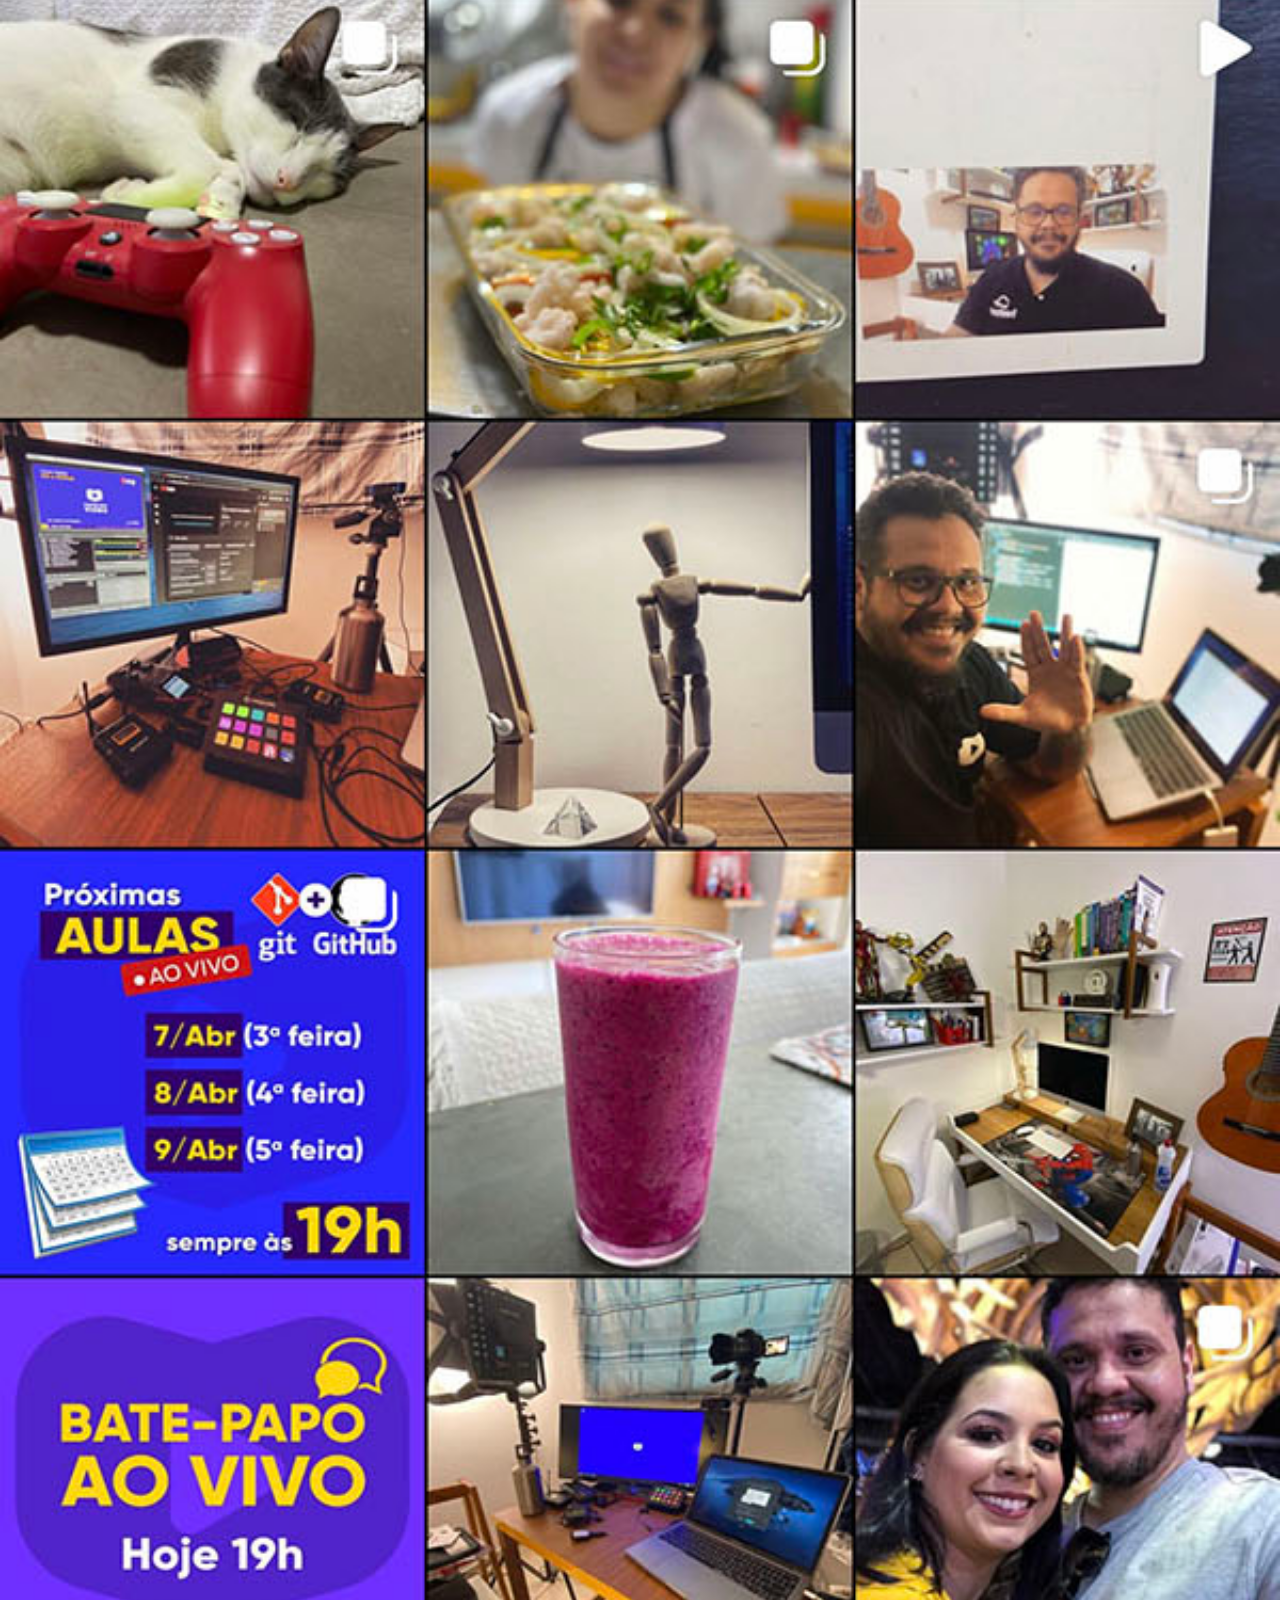
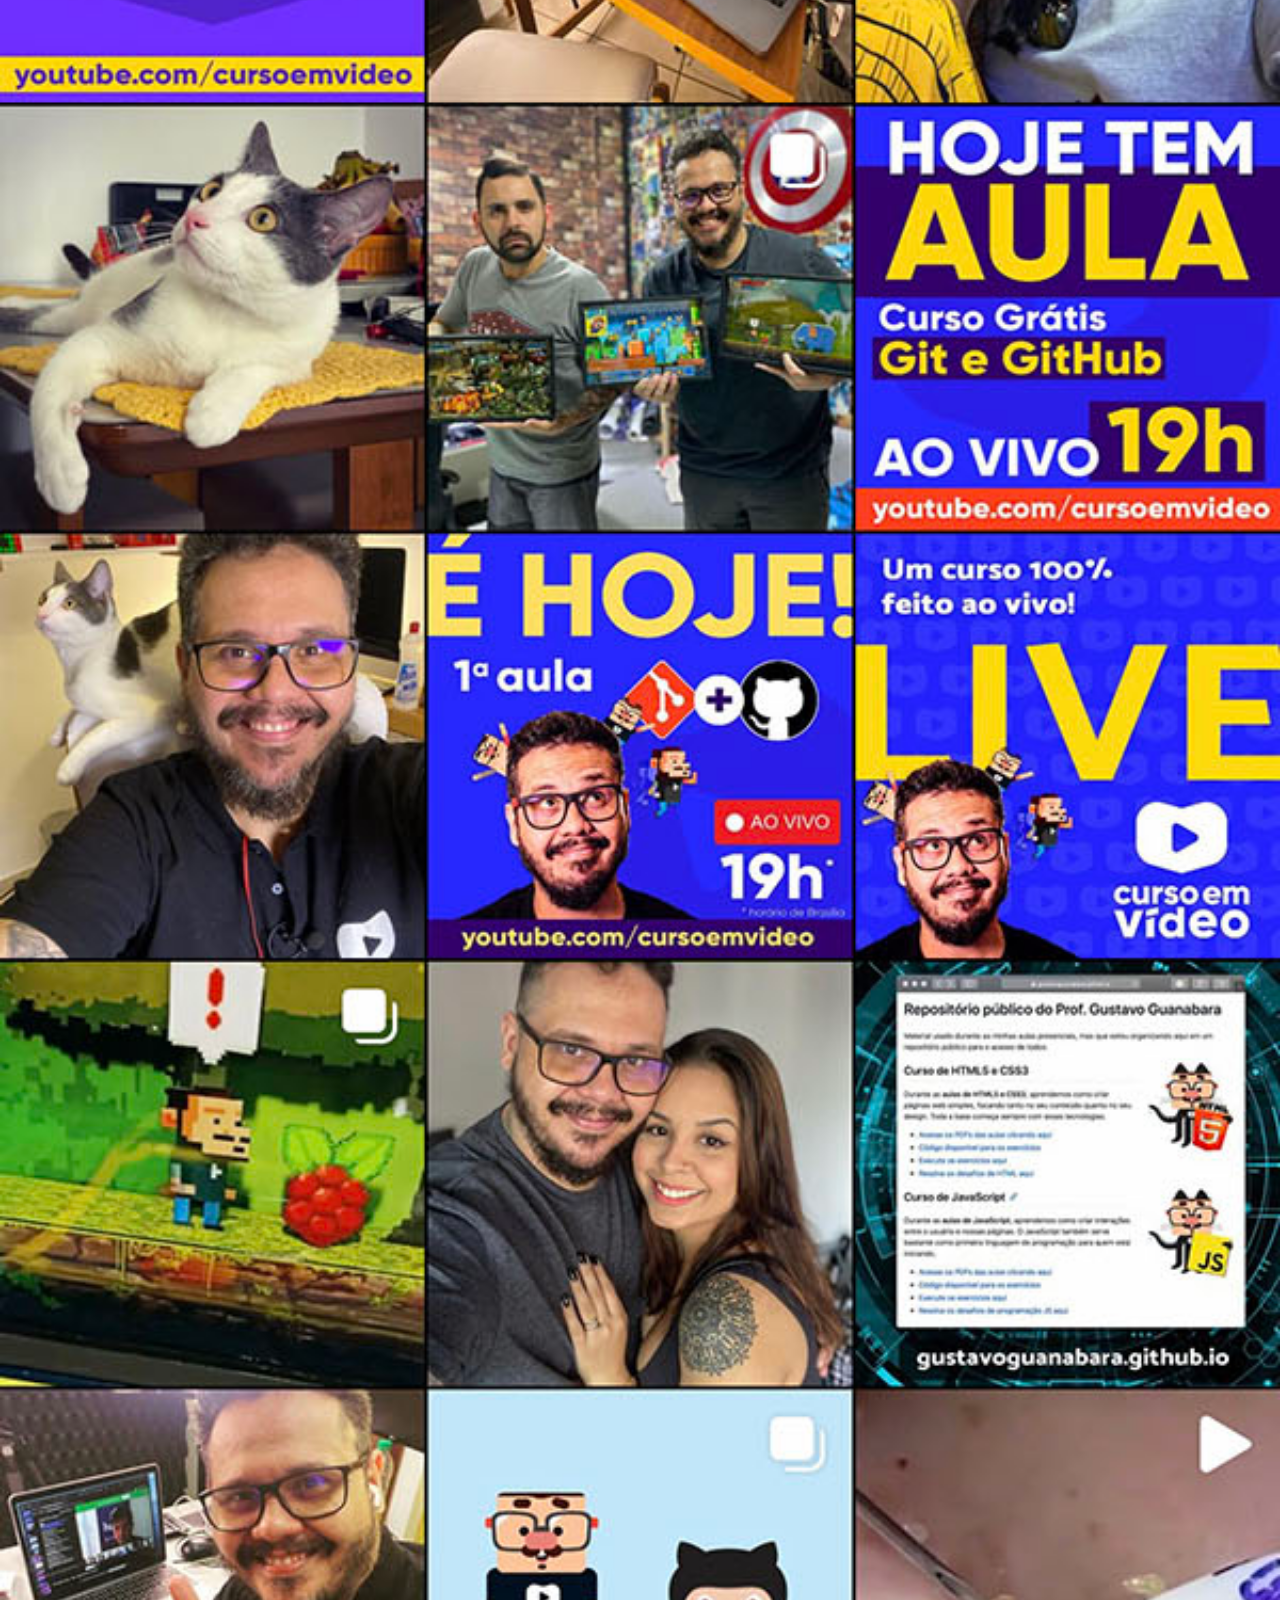
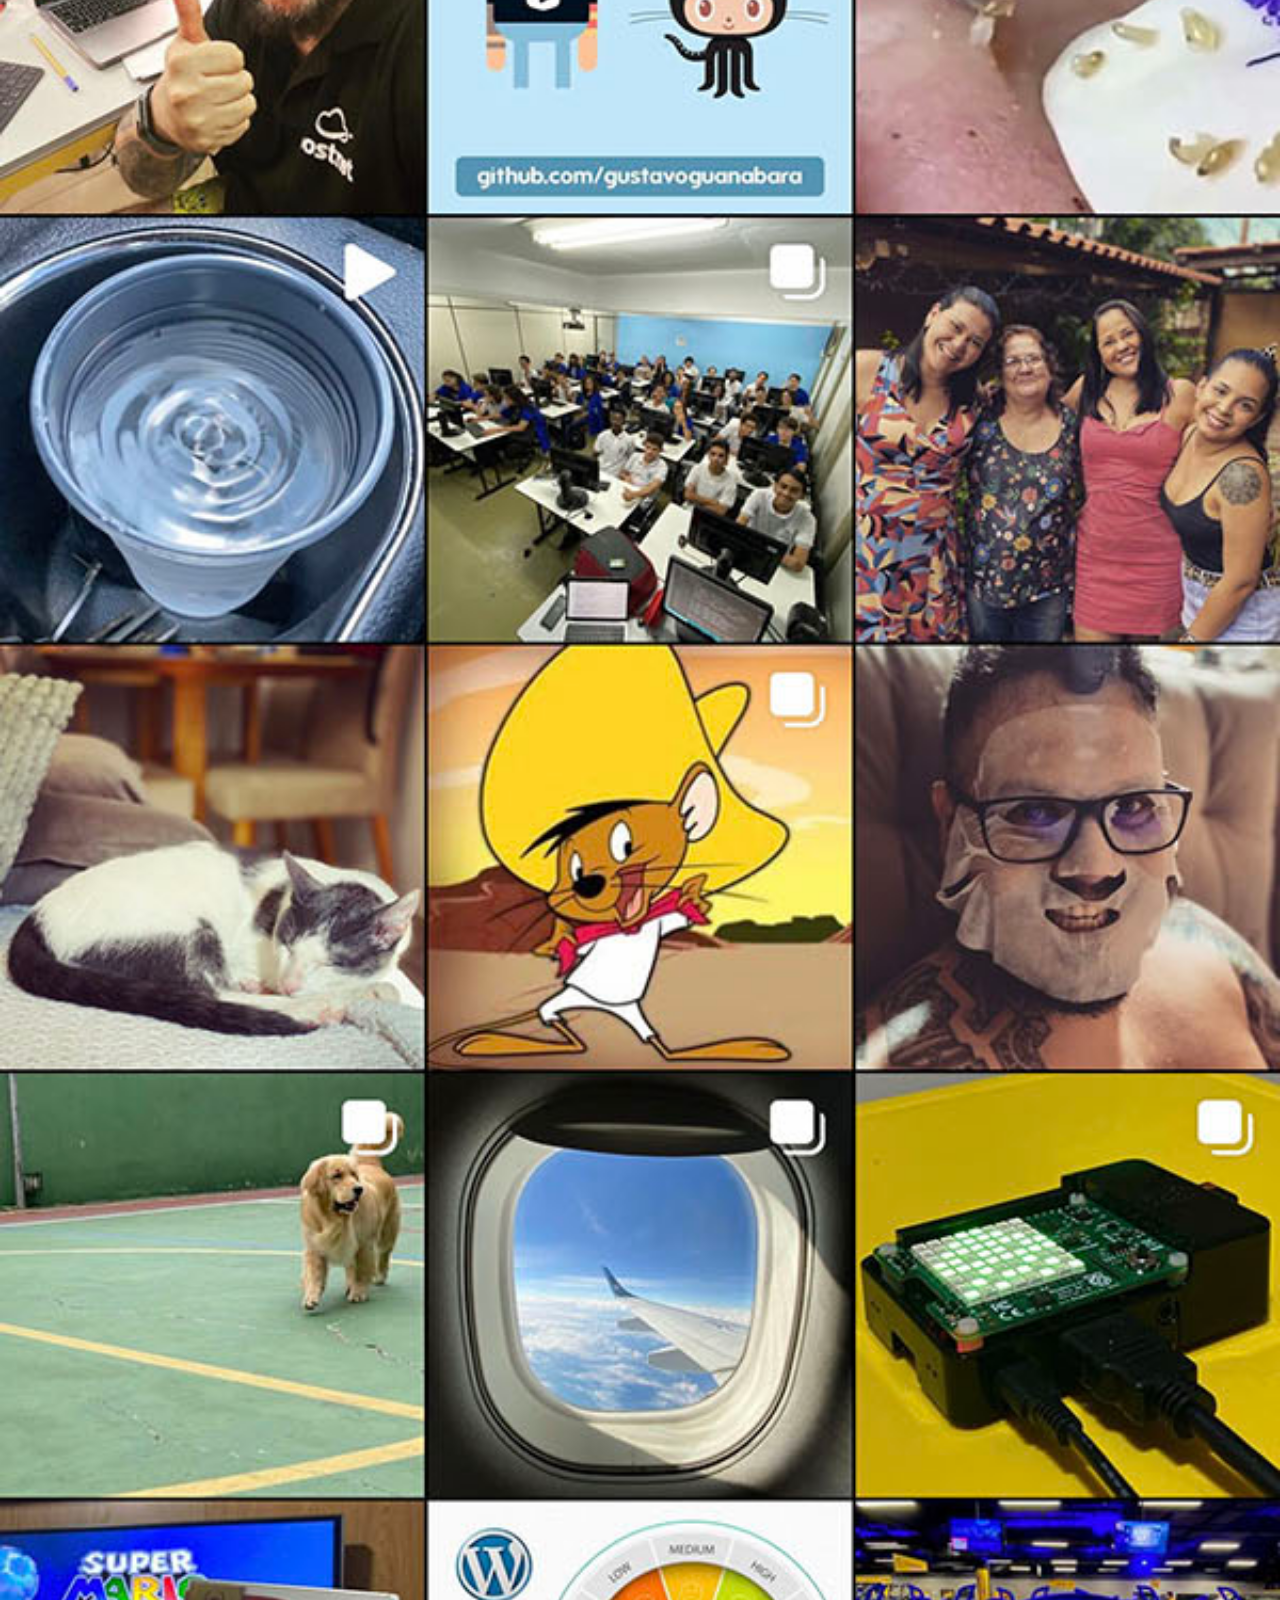
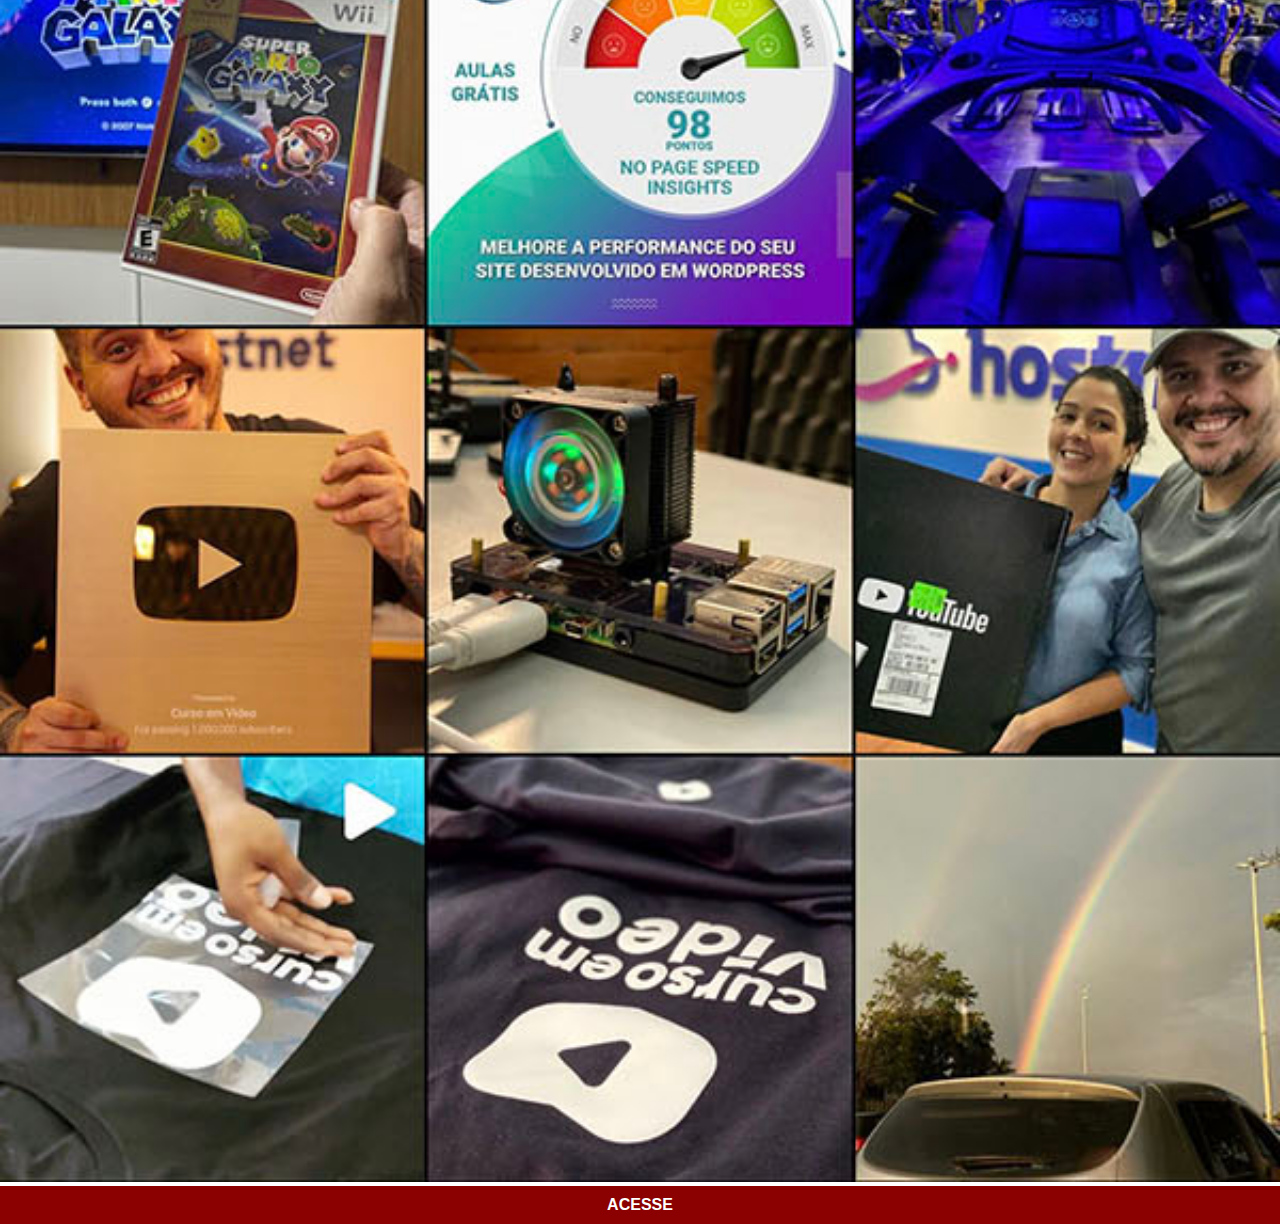
<file: redes-socias/instagram.html>
<!DOCTYPE html>
<html lang="pt-br">
<head>
    <meta charset="UTF-8">
    <meta name="viewport" content="width=device-width, initial-scale=1.0">
    <title></title>
    <style>
        *{
            margin: 0px;
            padding: 0px;
            font-family: Arial, Helvetica, sans-serif;
        }  

        ::-webkit-scrollbar{
            width: 0px;
            height: 0px;
        }

        img{
            width: 100vw;
        }

        a{
            display: block;
            background-color: darkred;
            color: white;
            font-weight: bold;
            text-align: center;
            text-decoration: none;
            padding: 10px;
        }
        
        a:hover{
            text-decoration: underline;
            font-weight: bolder;
            font-size: 1.1em;
            transition: .3s;
        }
    </style>
</head>
<body>
    <img src="../imagens/tela-instagram.jpg" alt="instagram">
    <a href="https://www.instagram.com" target="_blank">ACESSE</a>
</body>
</html>
</file>
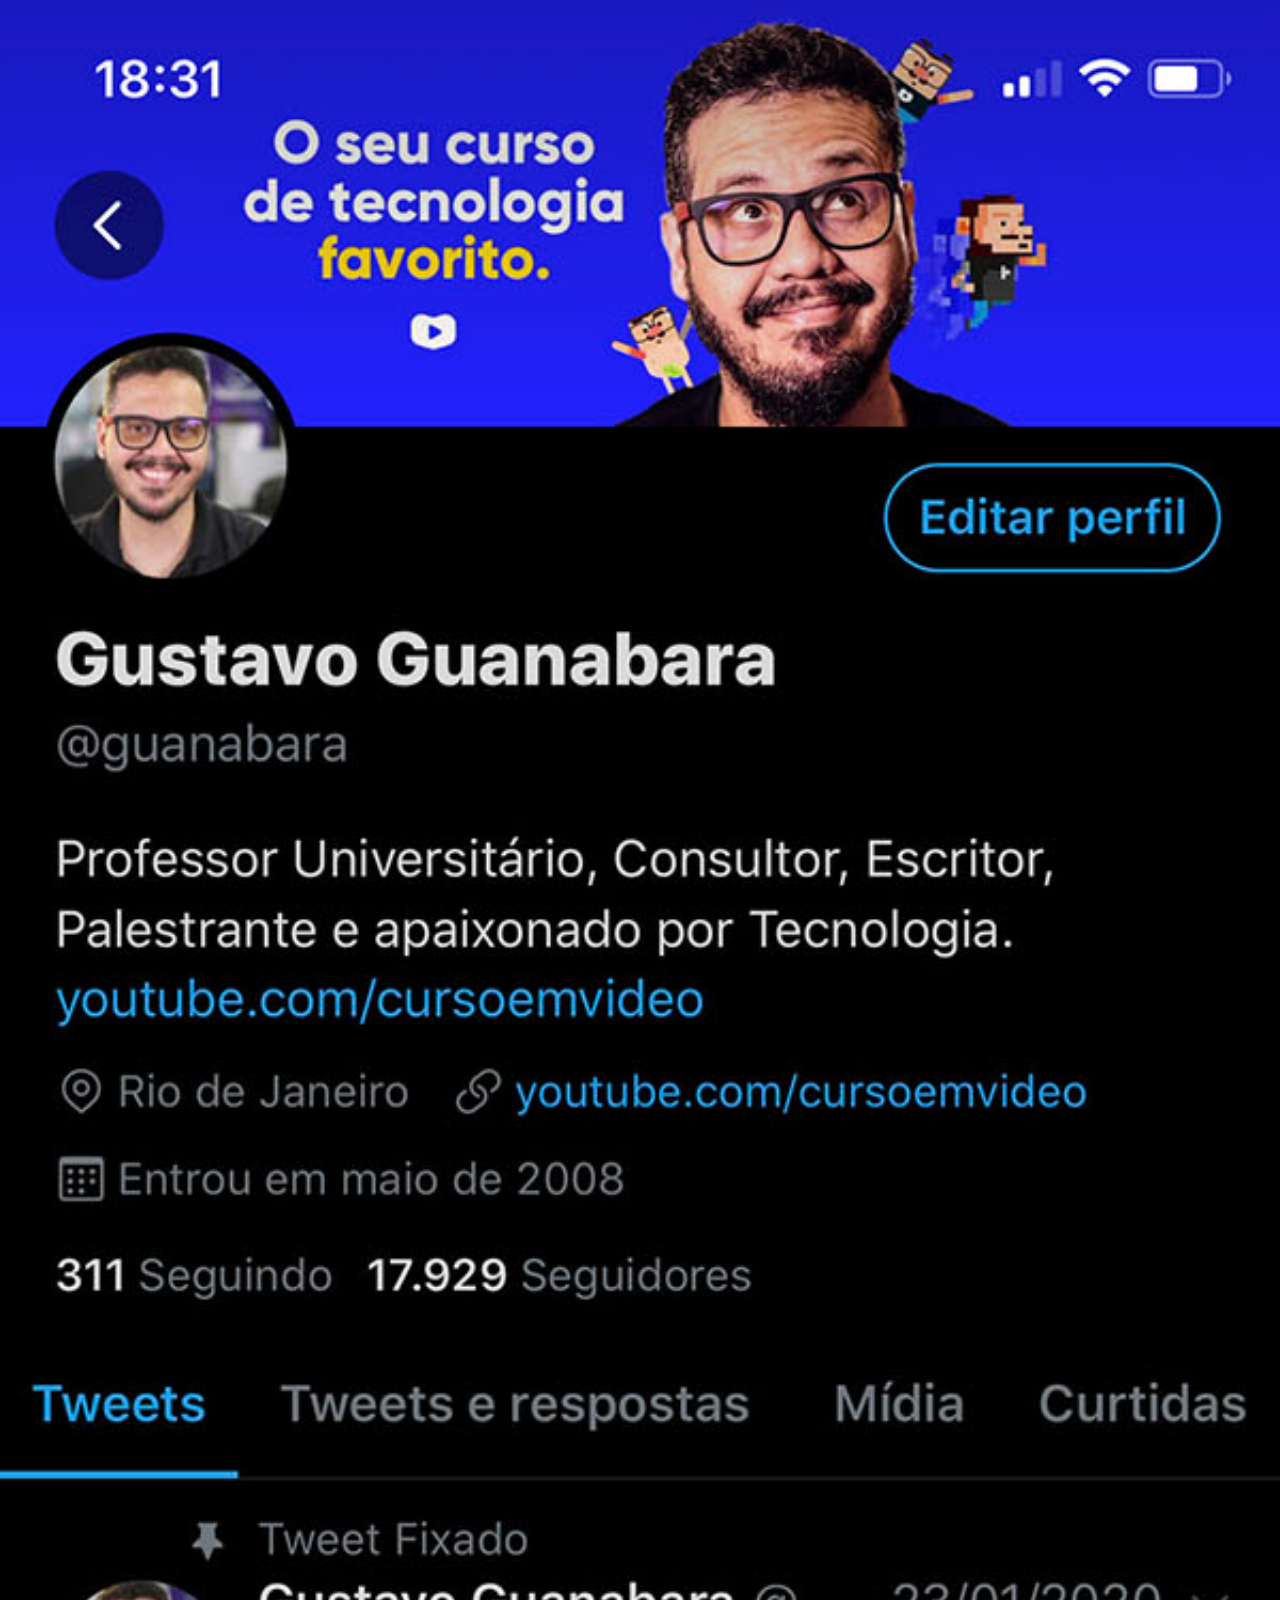
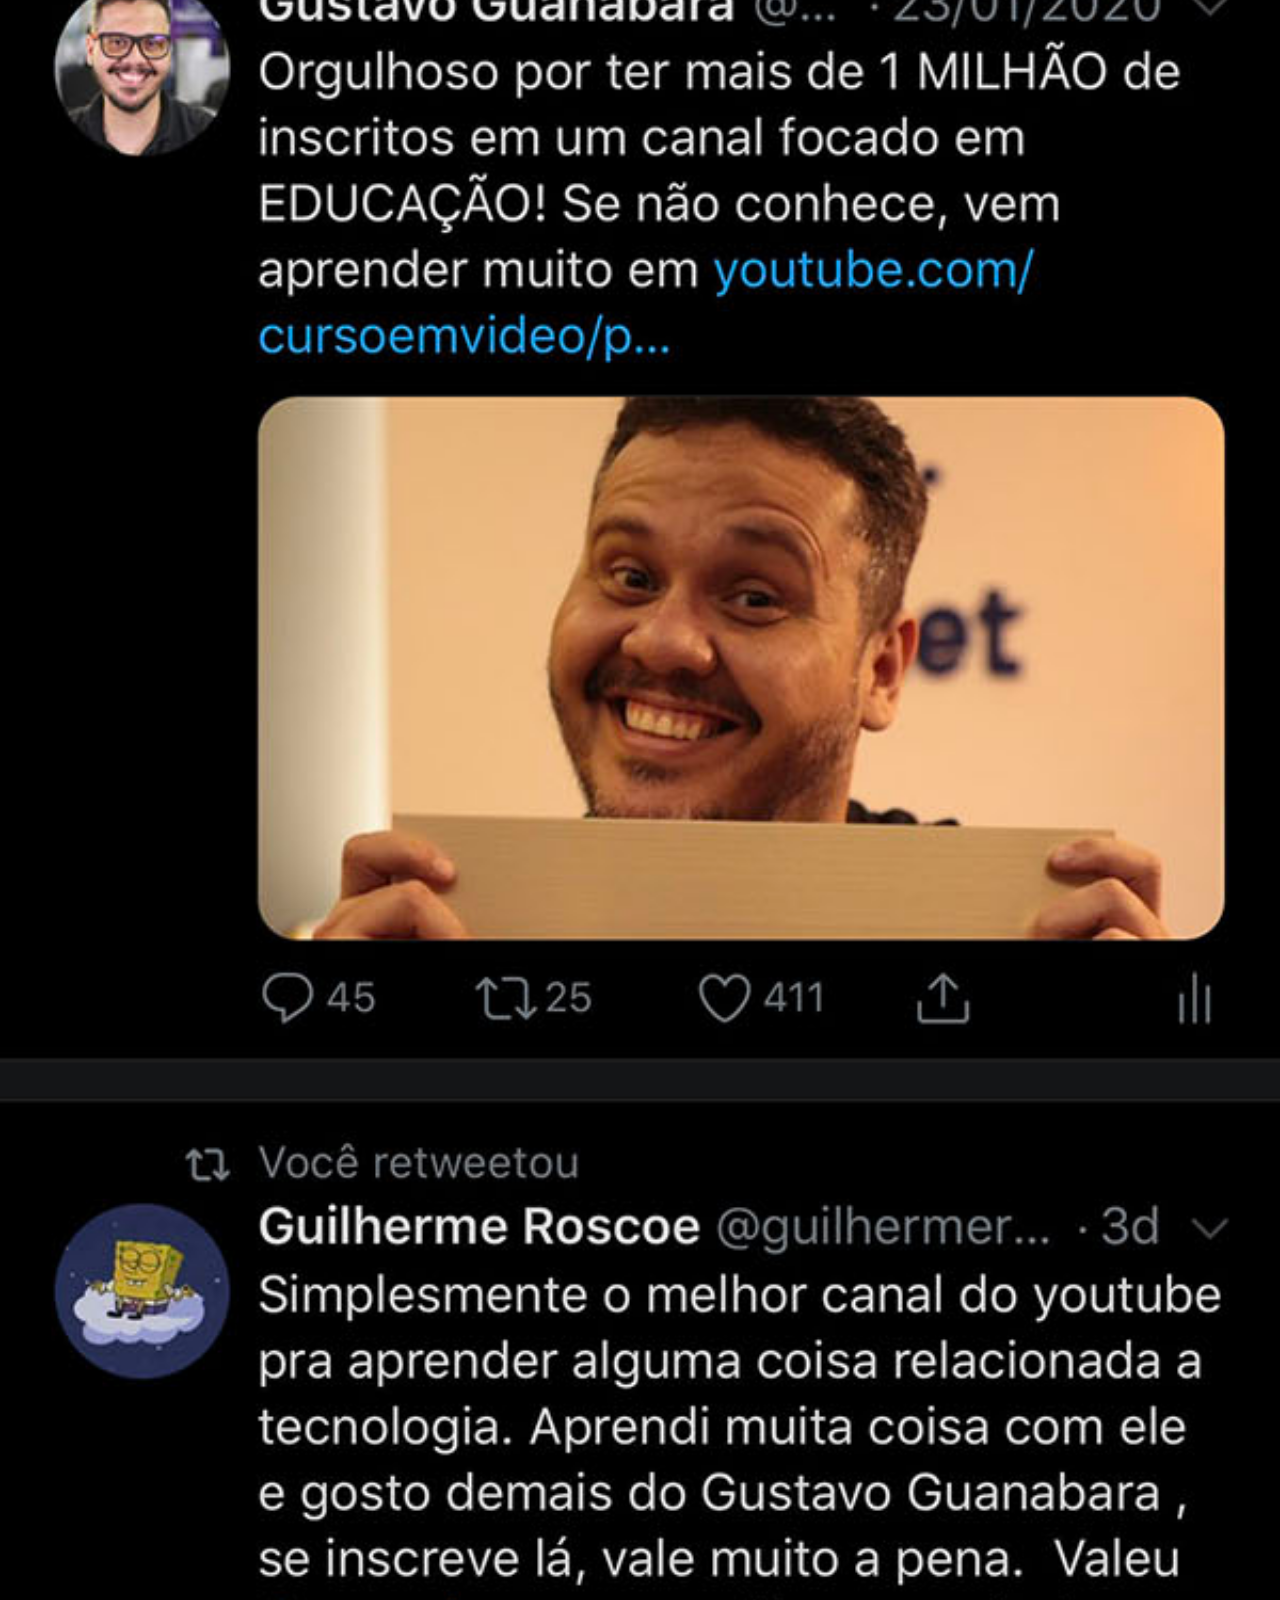
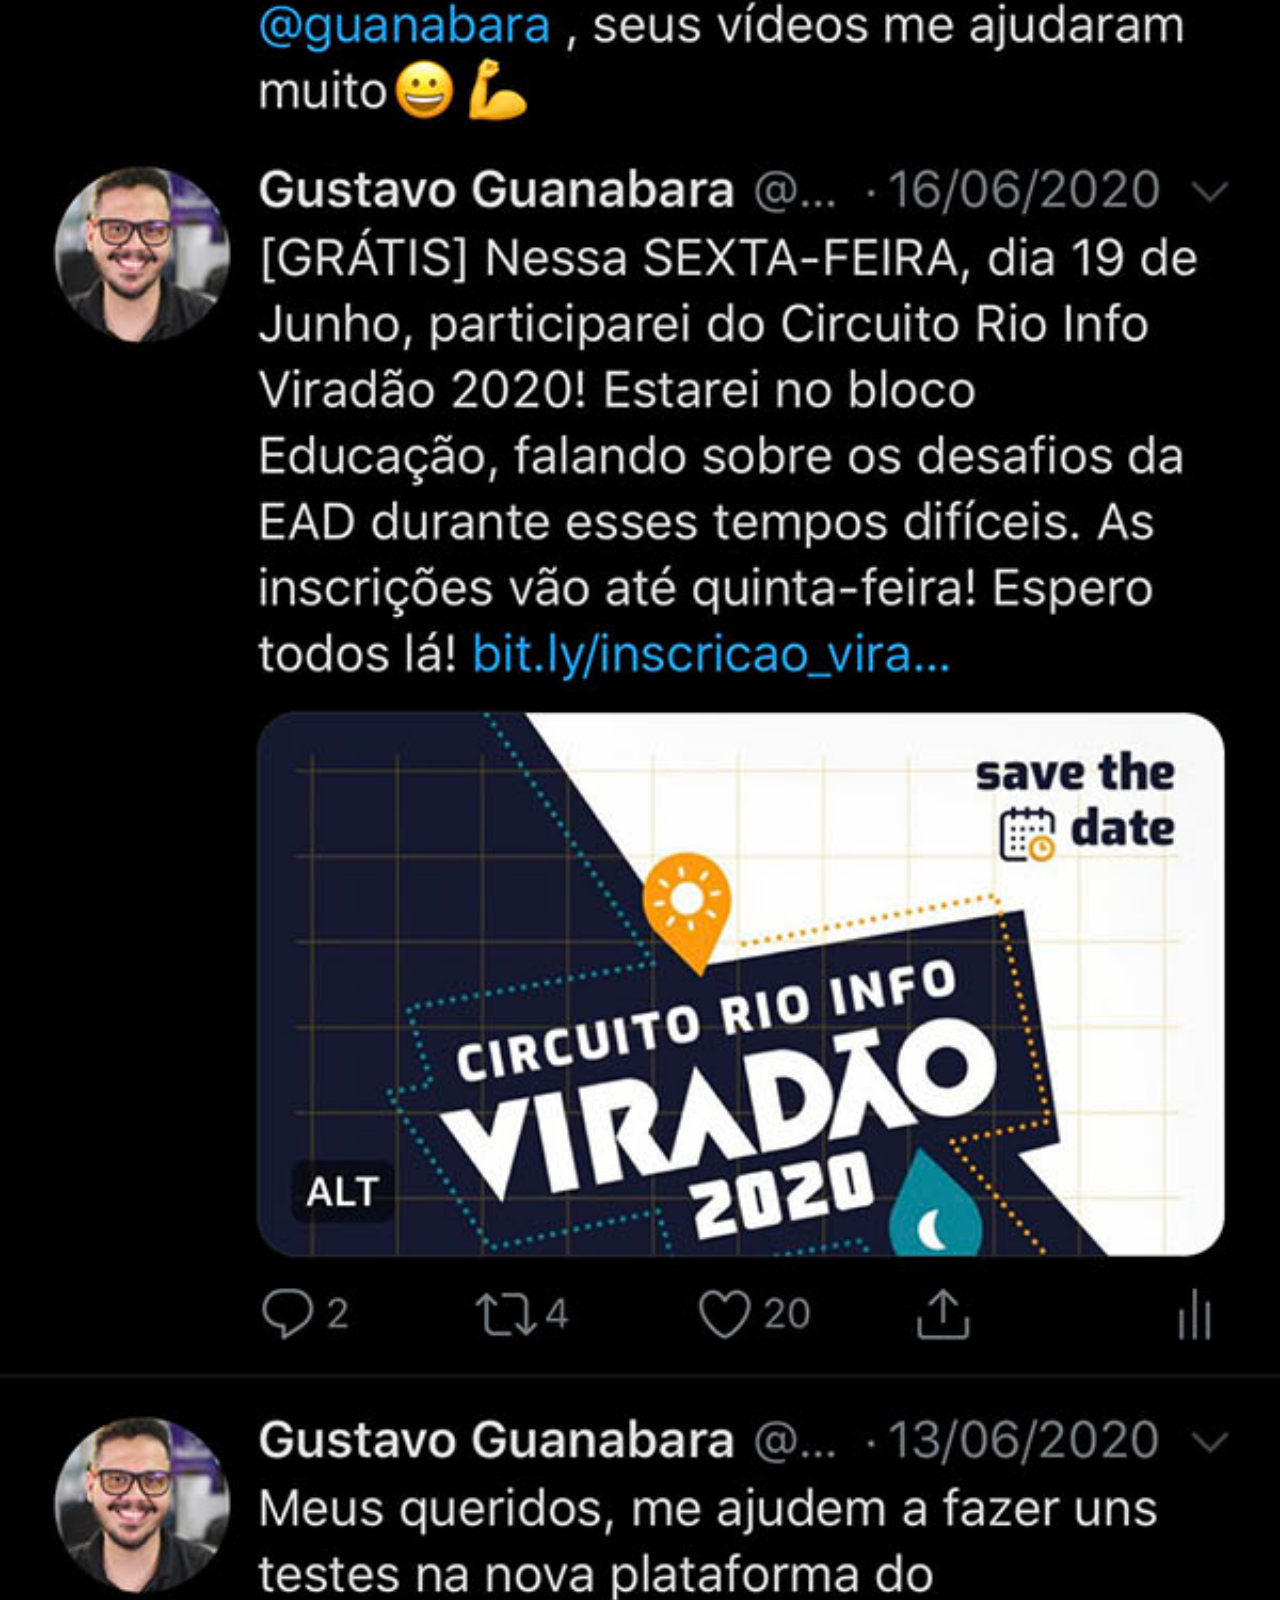
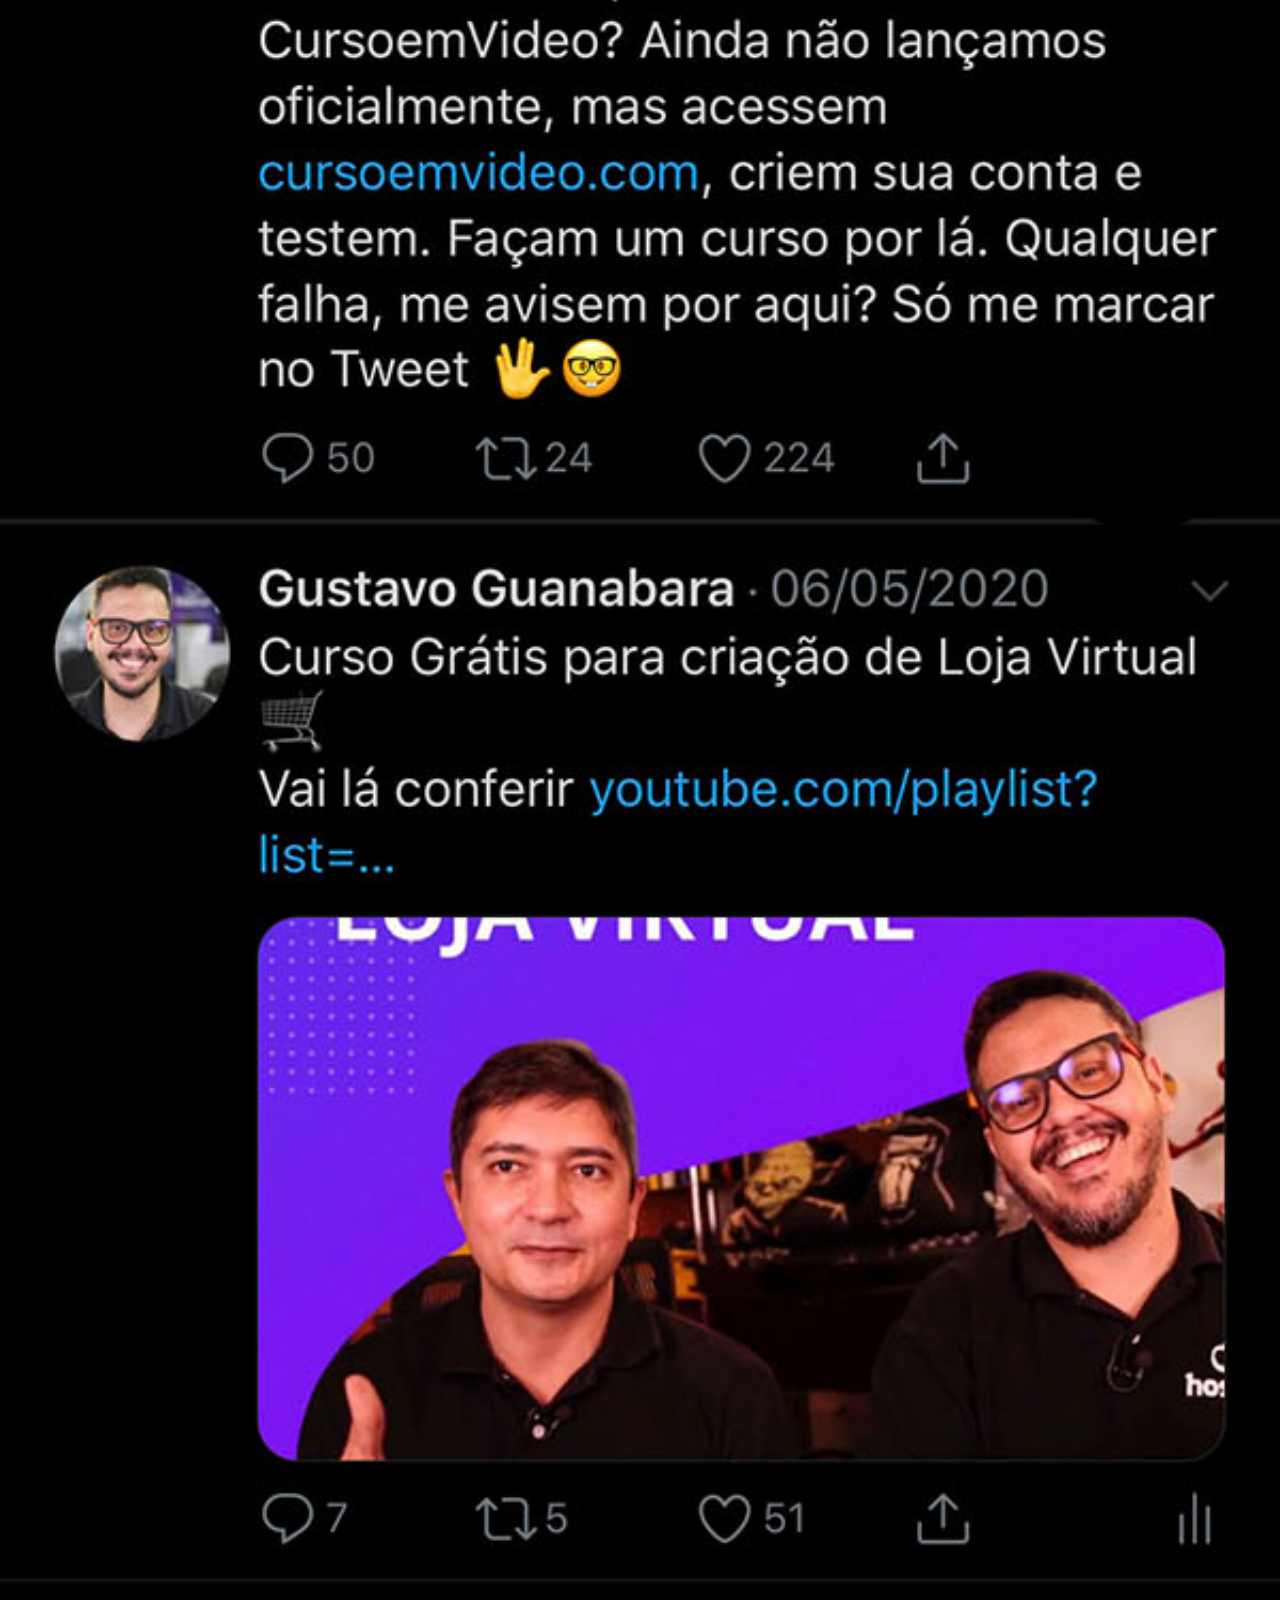
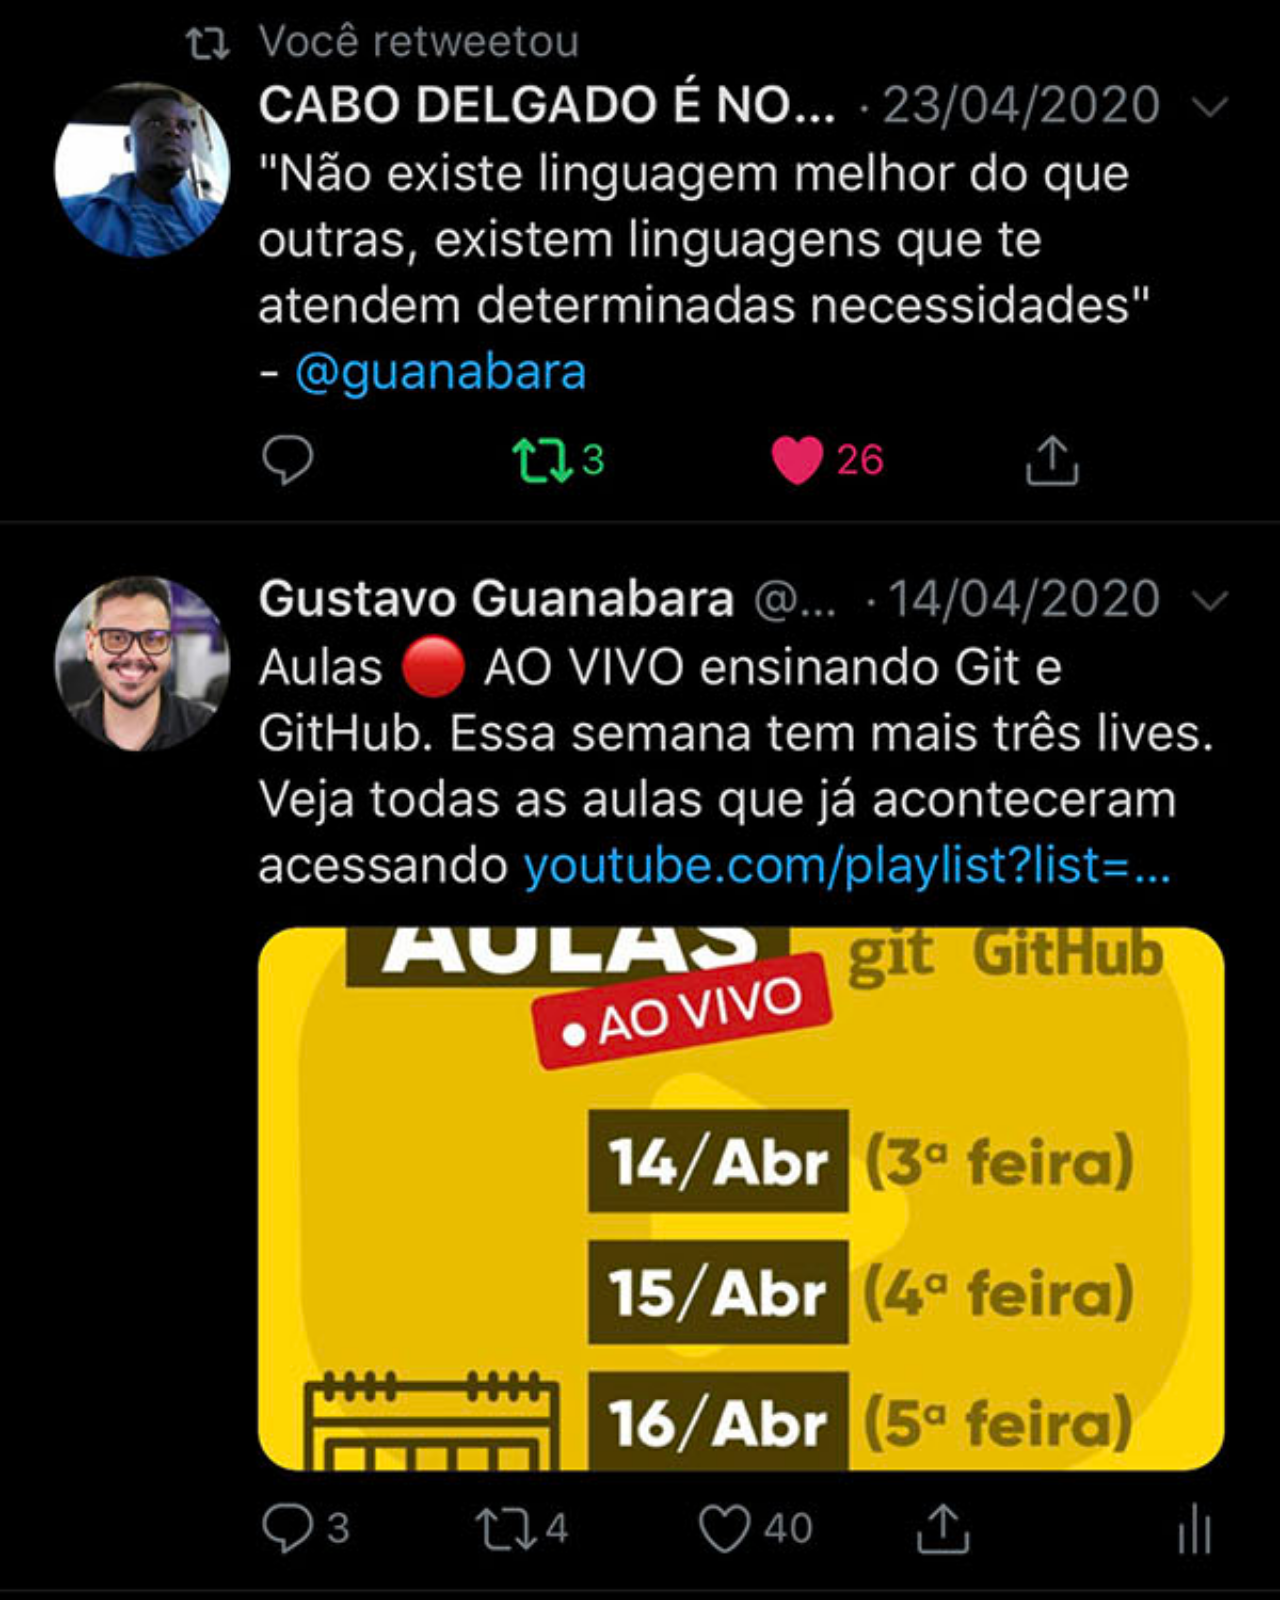
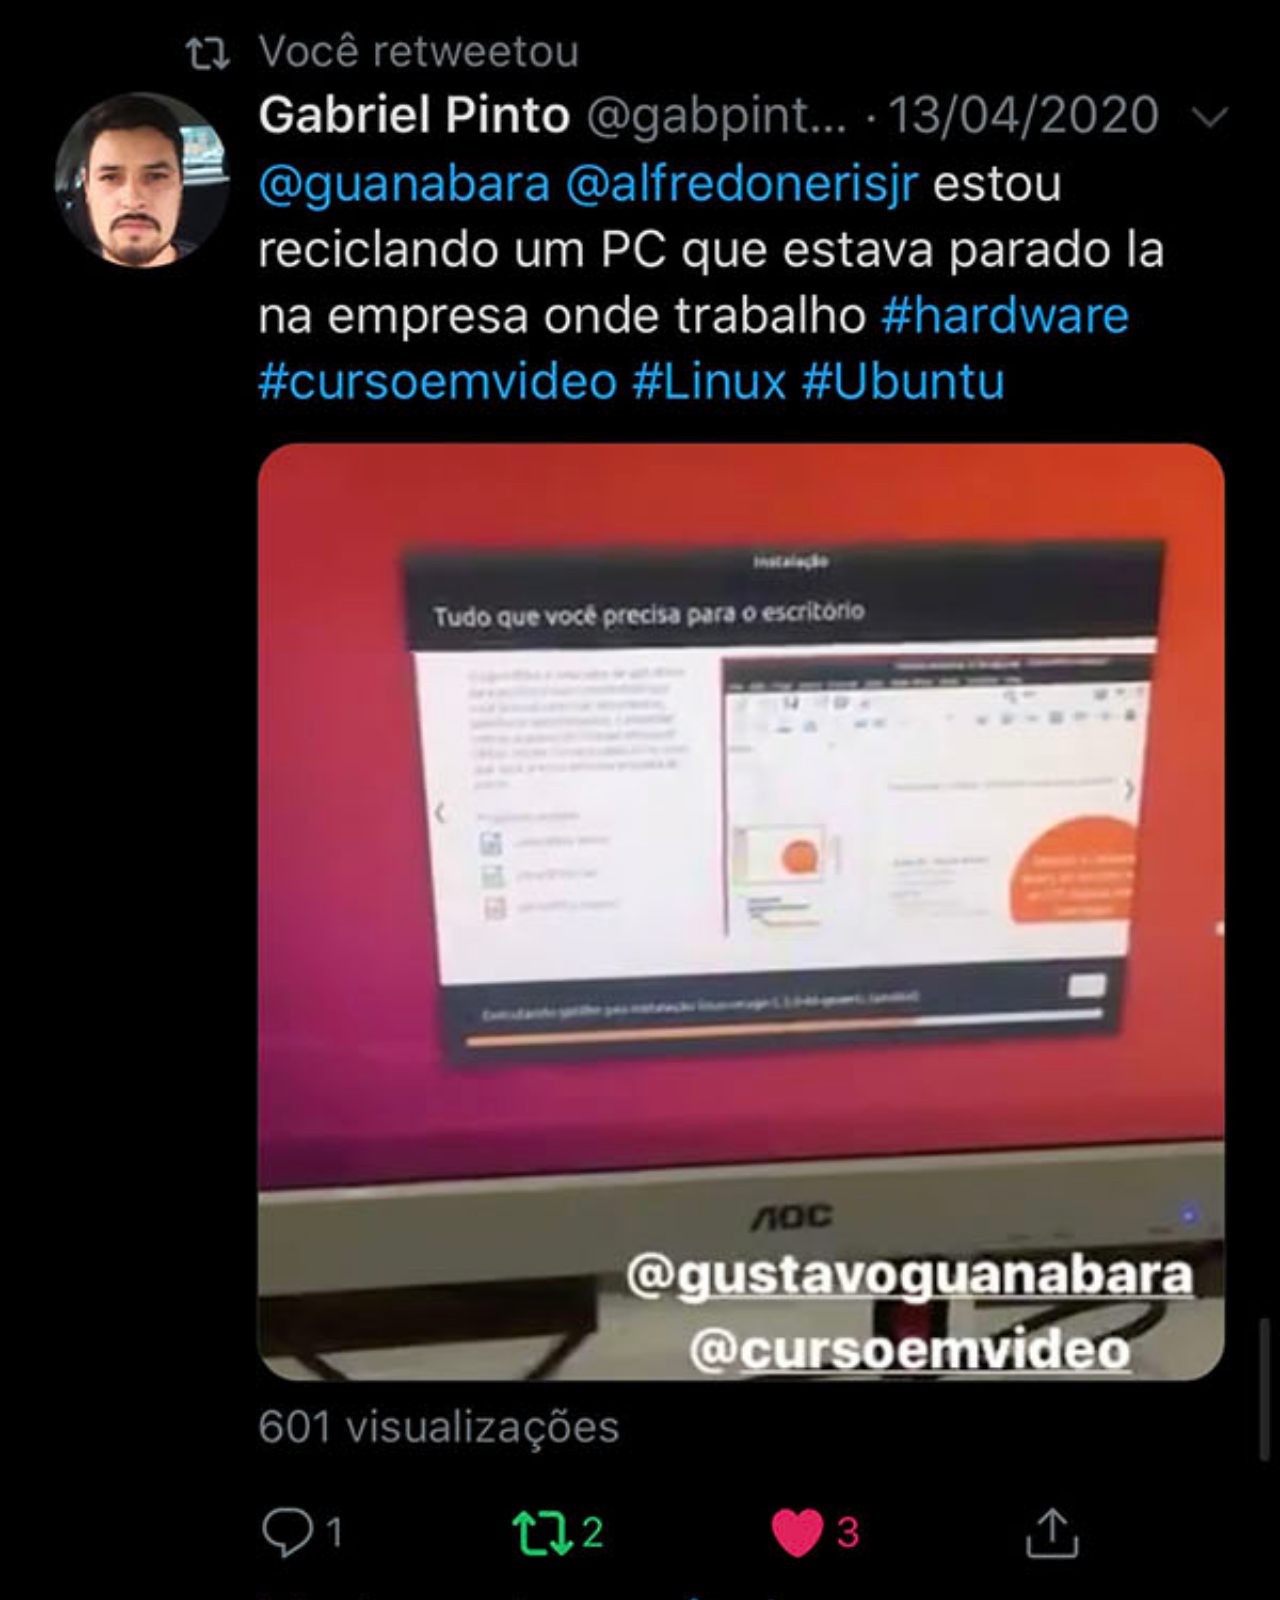
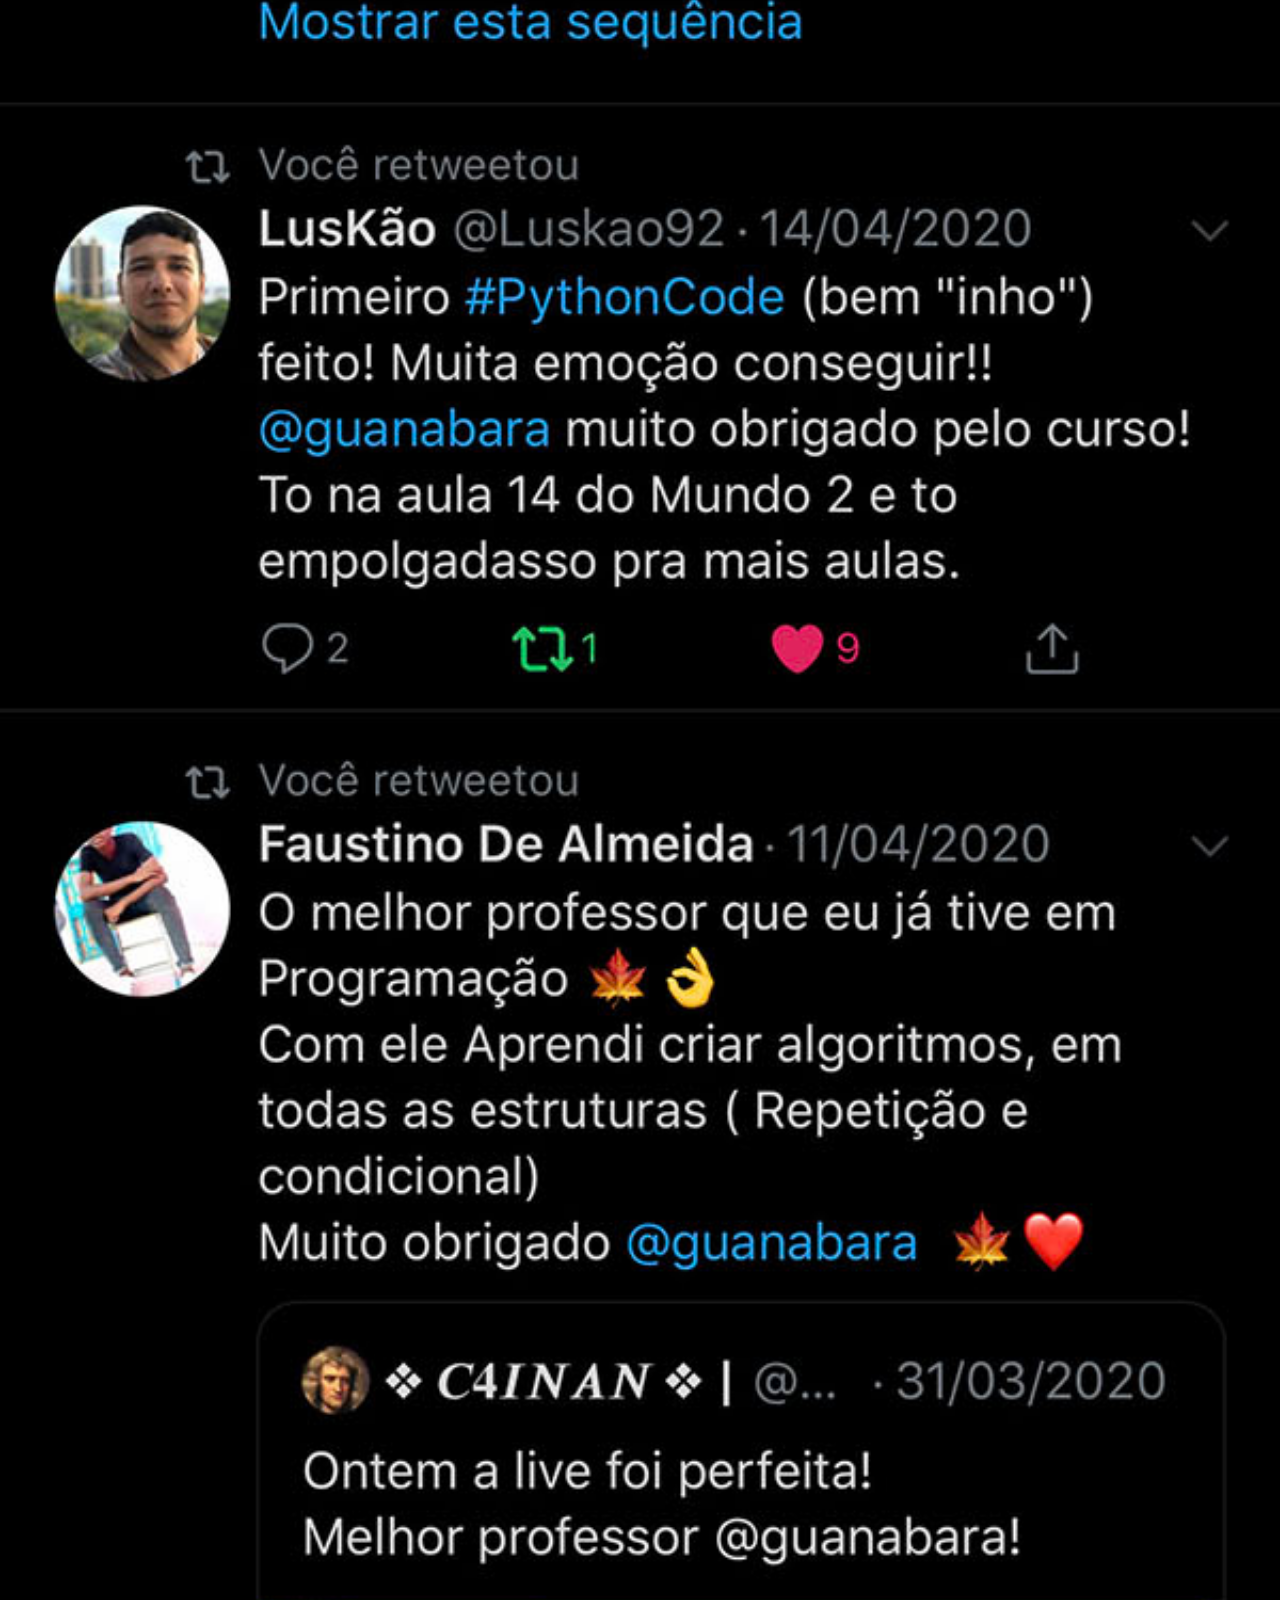
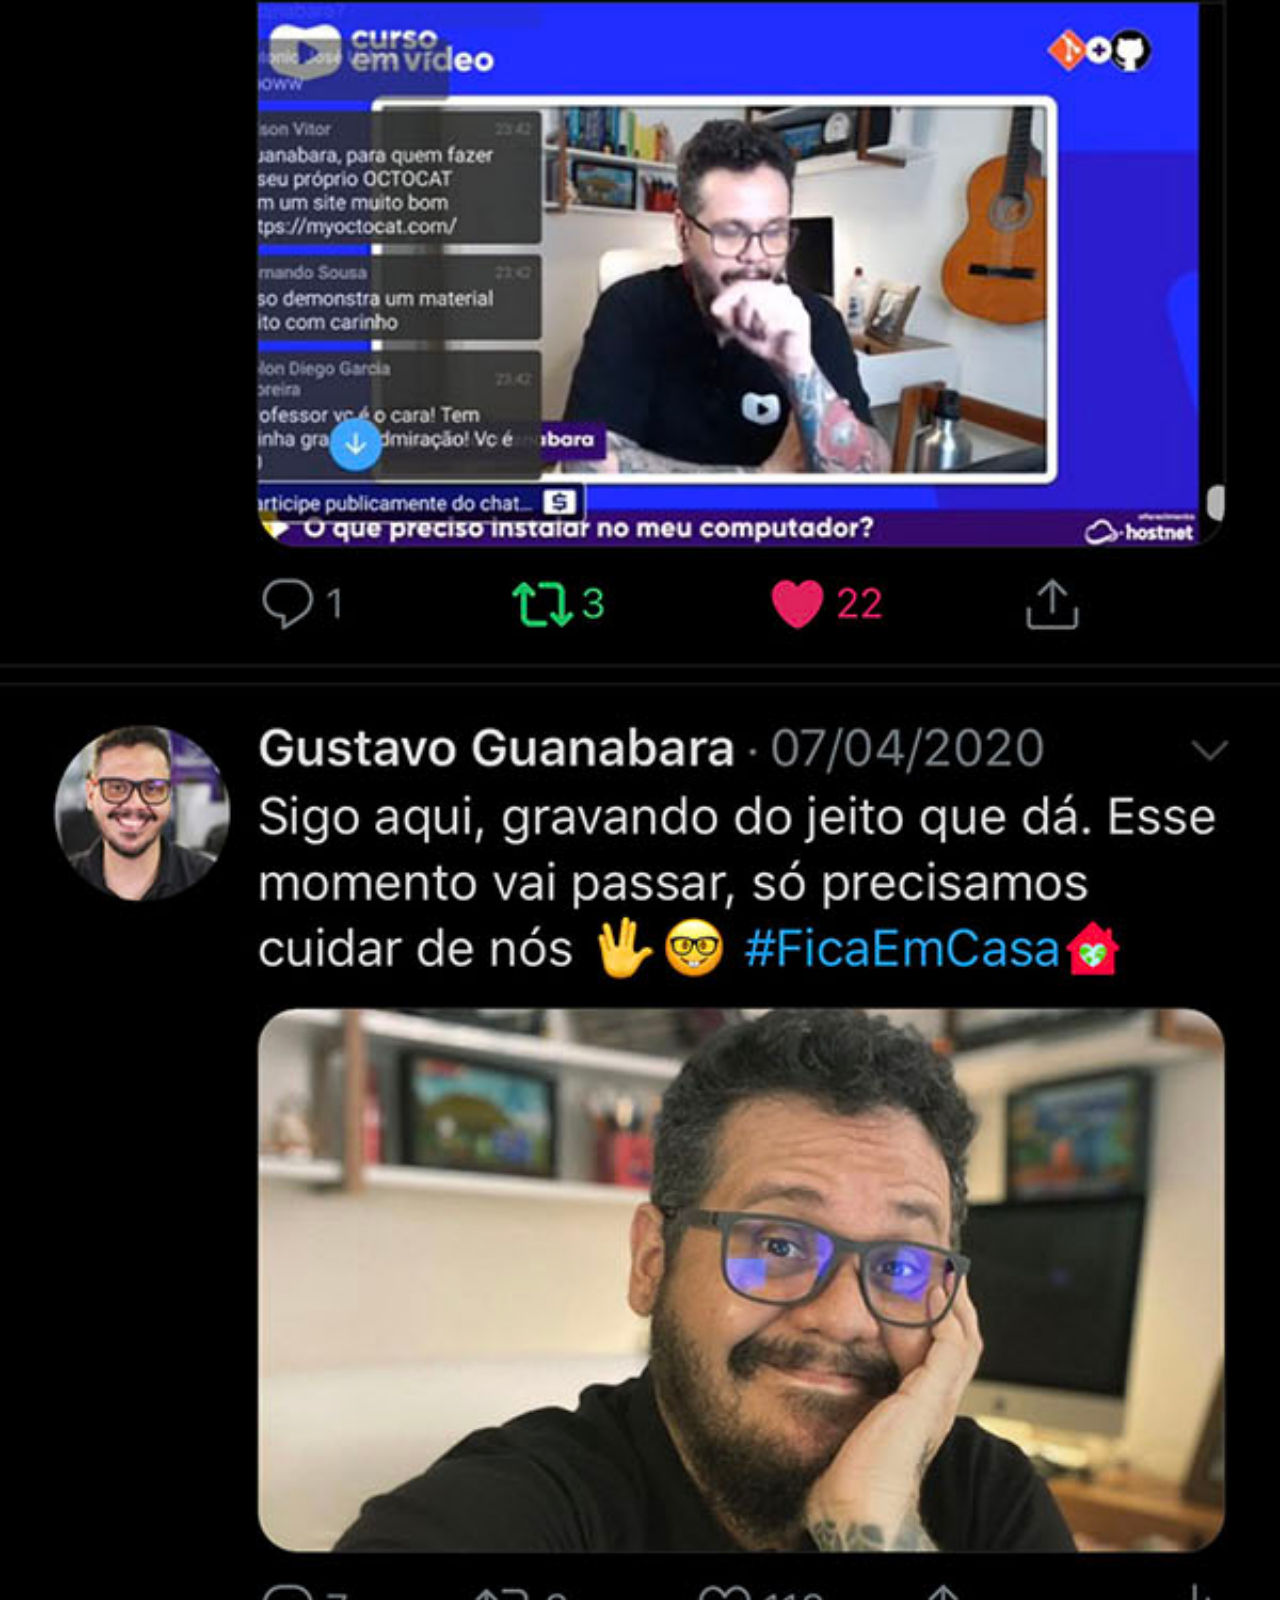
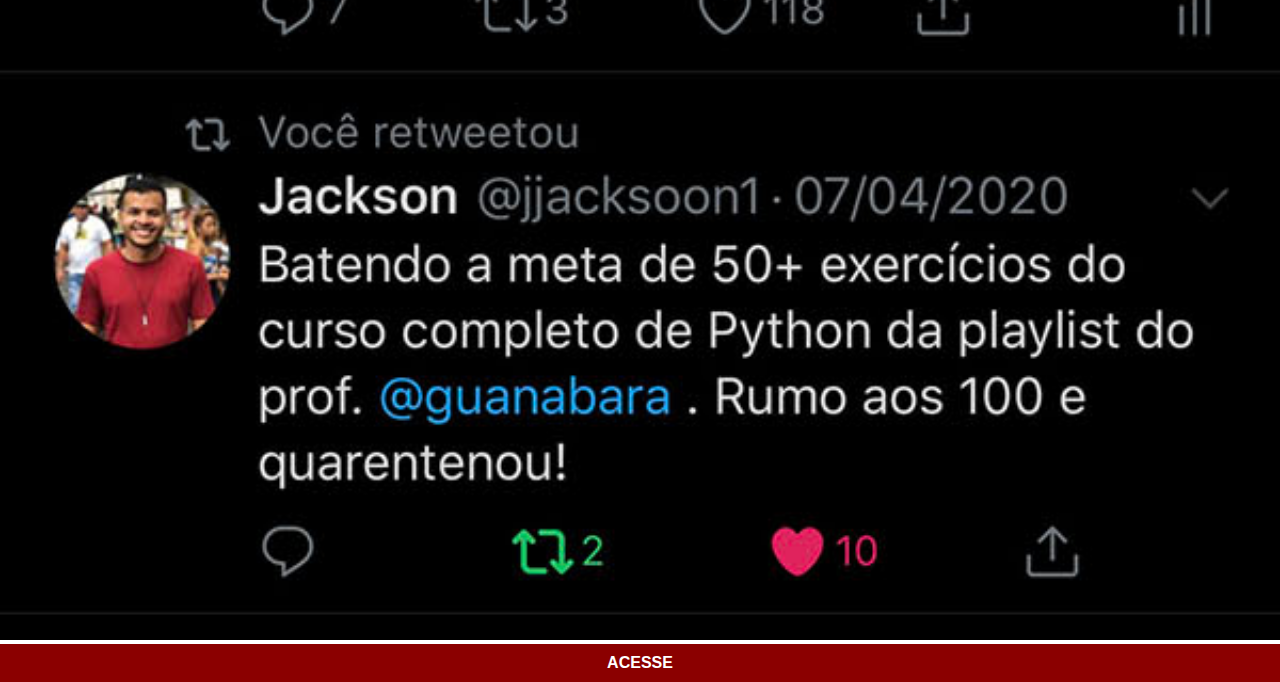
<file: redes-socias/twitter.html>
<!DOCTYPE html>
<html lang="pt-br">
<head>
    <meta charset="UTF-8">
    <meta name="viewport" content="width=device-width, initial-scale=1.0">
    <title></title>
    <style>
        *{
            margin: 0px;
            padding: 0px;
            font-family: Arial, Helvetica, sans-serif;
        }  

        ::-webkit-scrollbar{
            width: 0px;
            height: 0px;
        }

        img{
            width: 100vw;
        }

        a{
            display: block;
            background-color: darkred;
            color: white;
            font-weight: bold;
            text-align: center;
            text-decoration: none;
            padding: 10px;
        }
        
        a:hover{
            text-decoration: underline;
            font-weight: bolder;
            font-size: 1.1em;
            transition: .3s;
        }
    </style>
</head>
<body>
    <img src="../imagens/tela-twitter.jpg" alt="twitter">
    <a href="https://www.twitter.com" target="_blank">ACESSE</a>
</body>
</html>
</file>
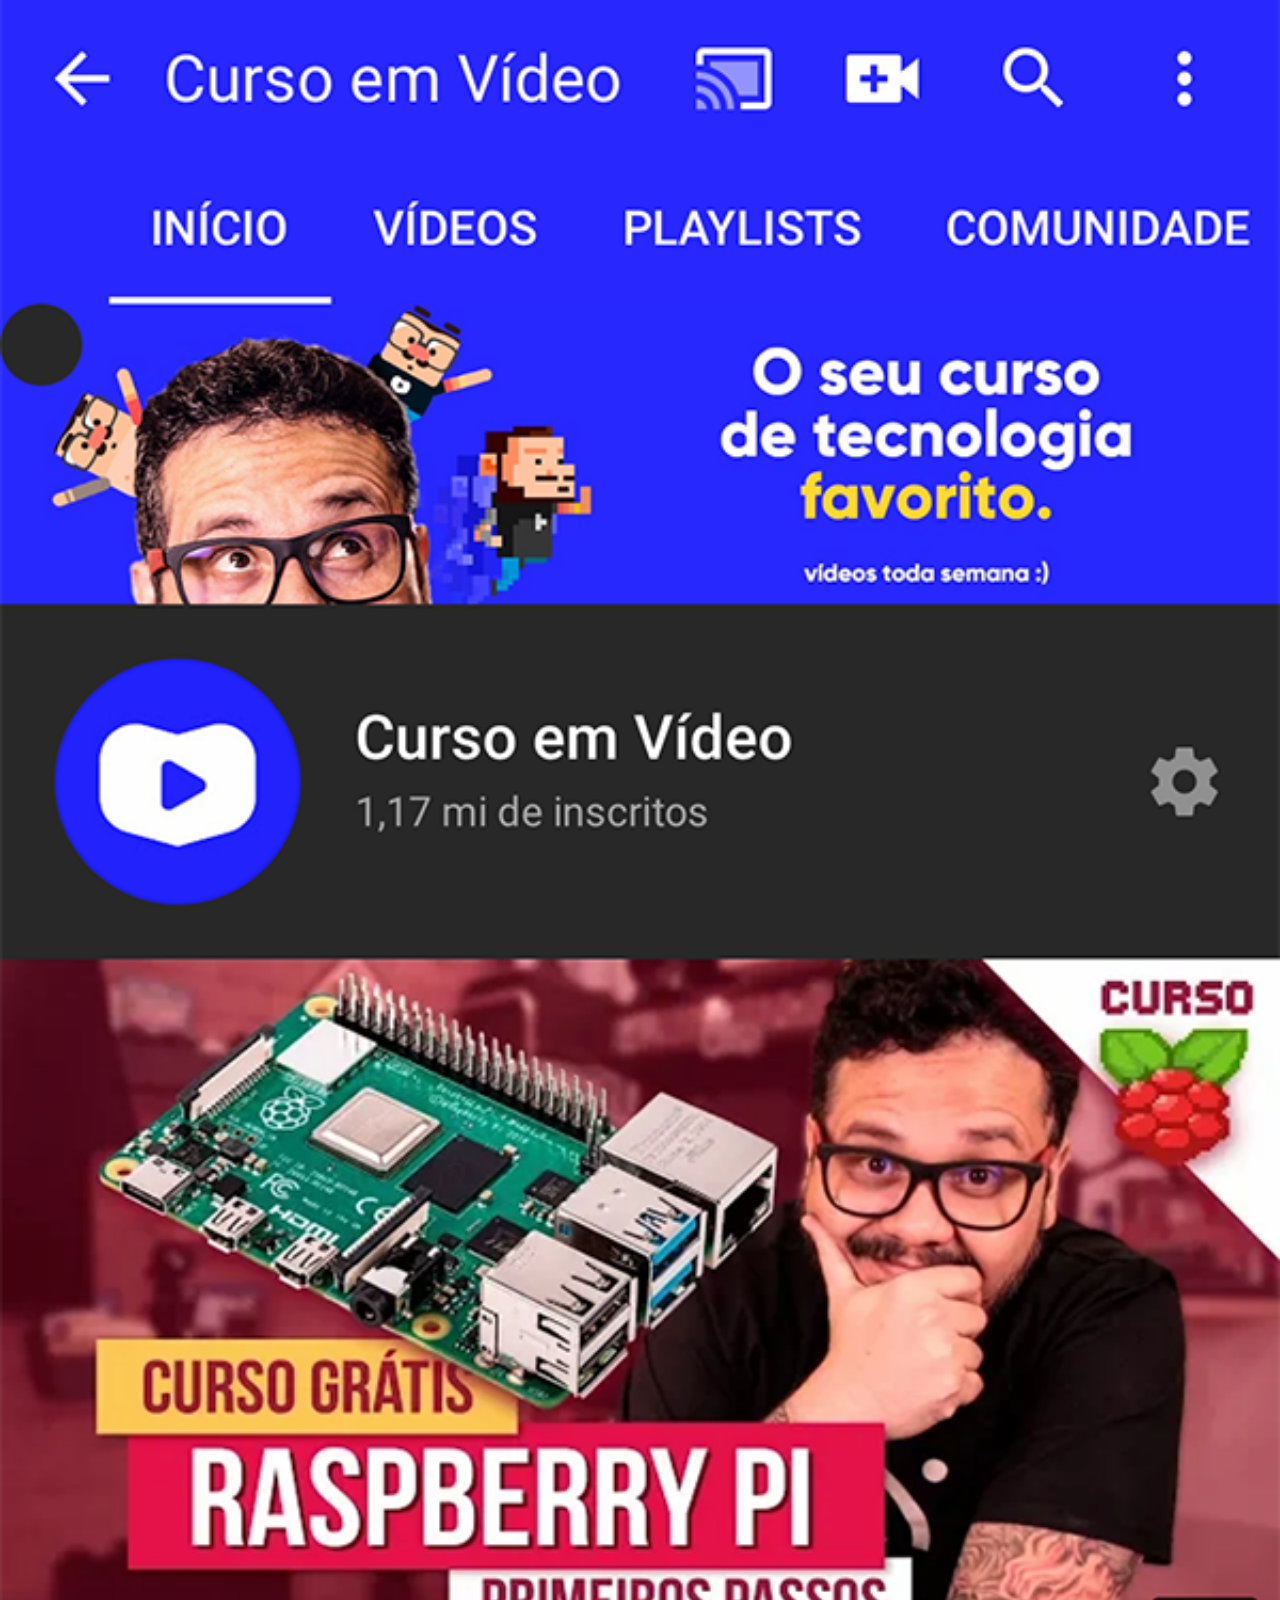
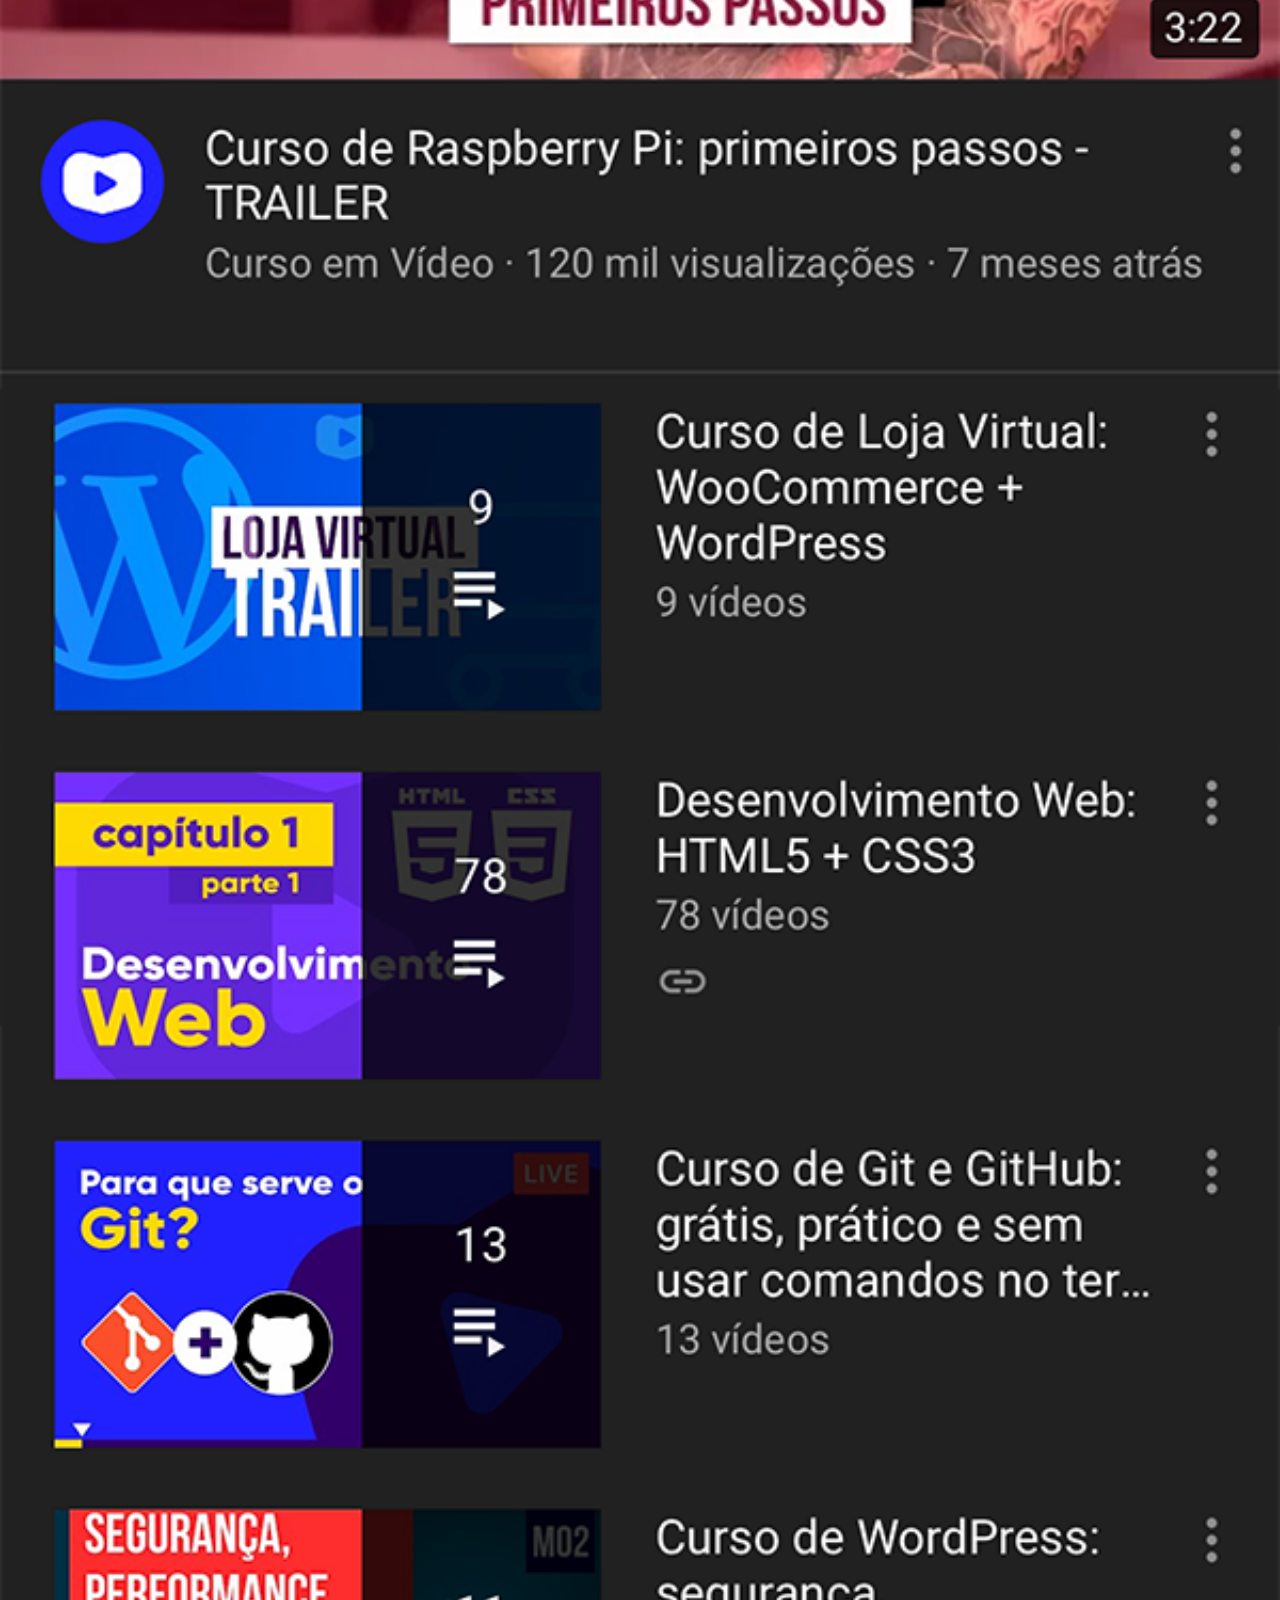
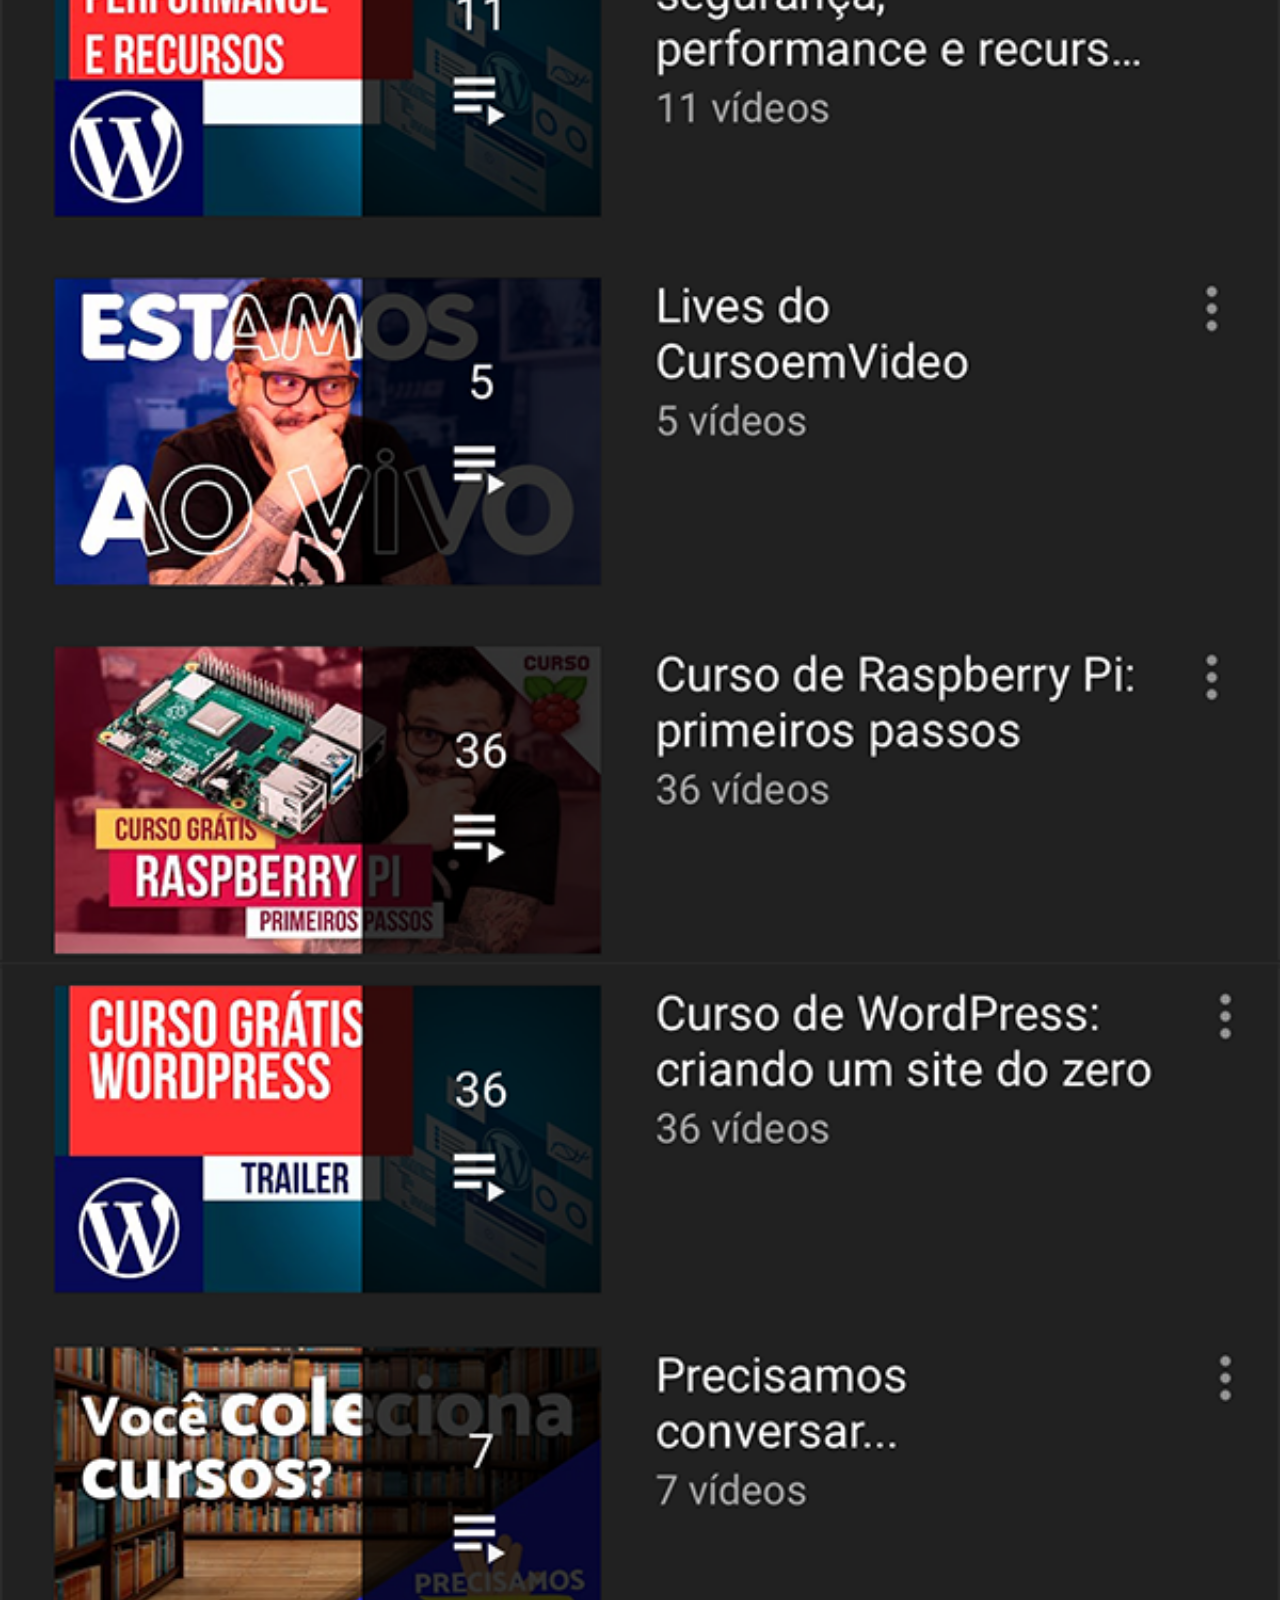
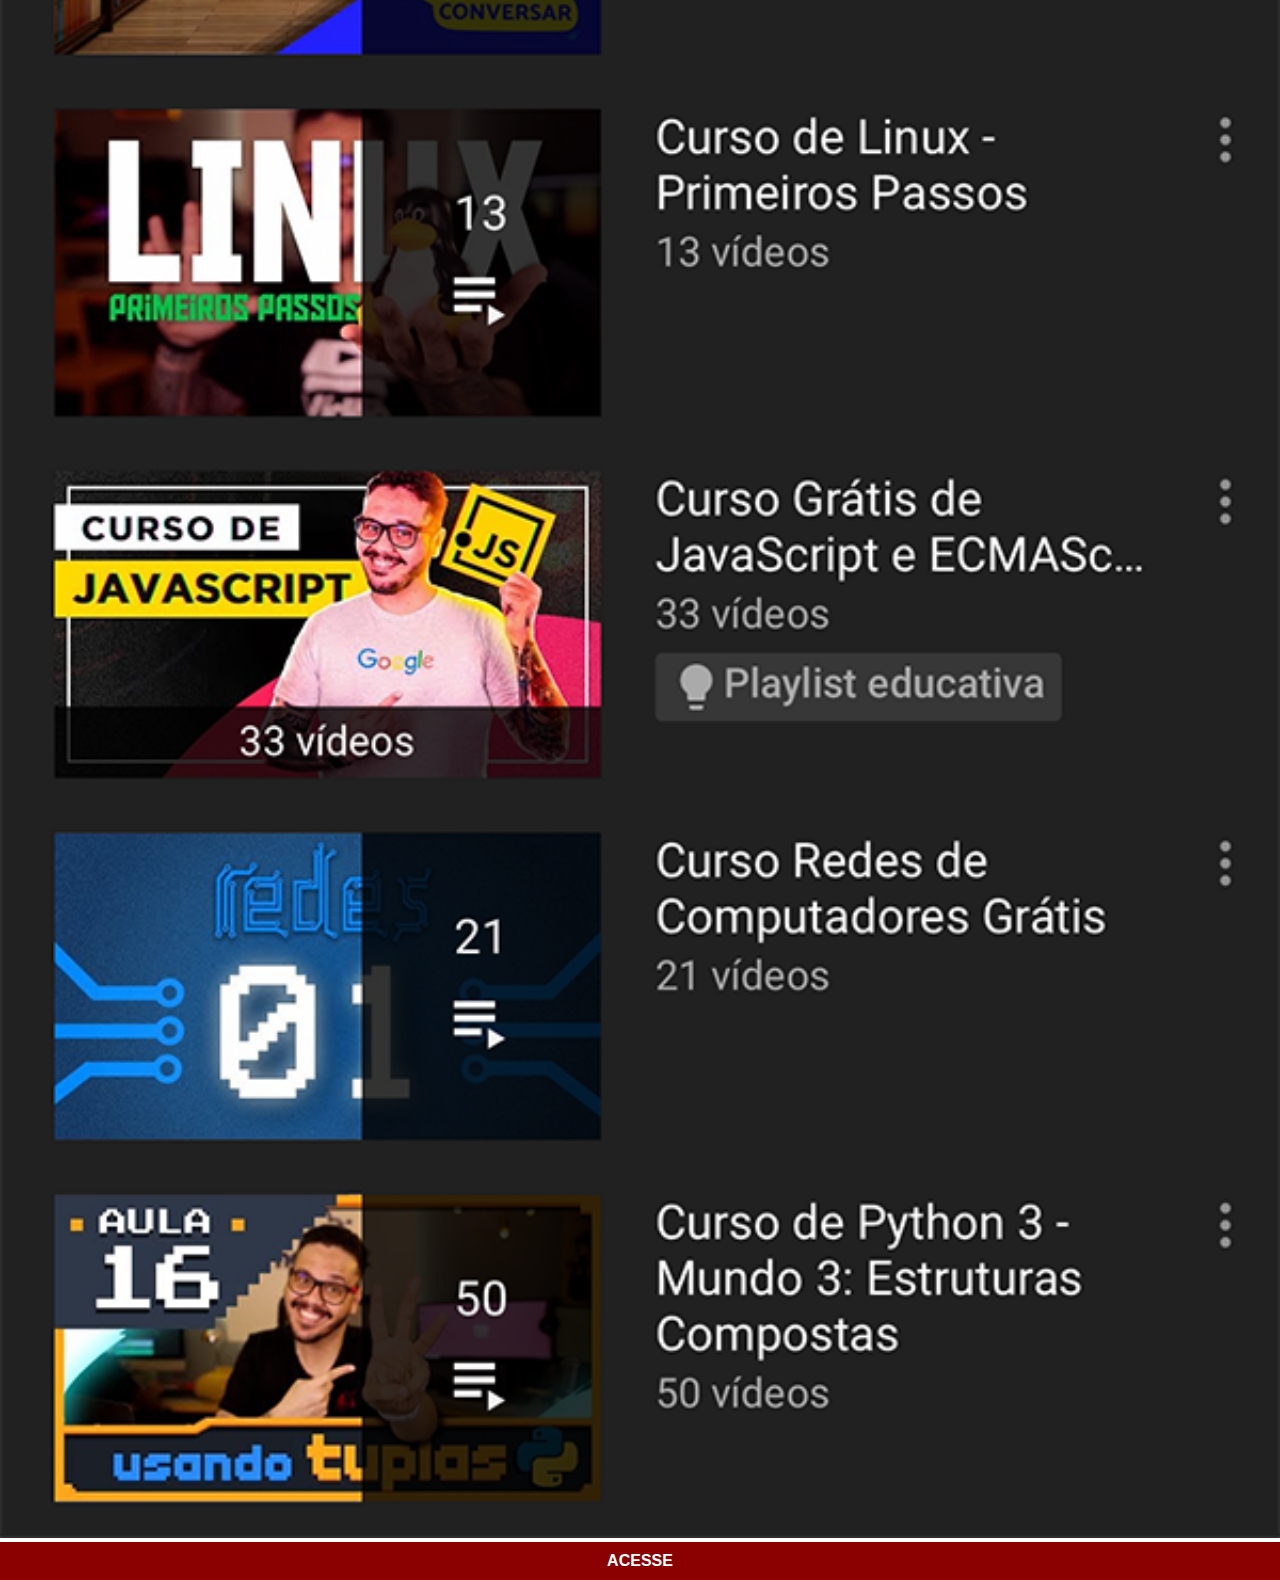
<file: redes-socias/youtube.html>
<!DOCTYPE html>
<html lang="pt-br">
<head>
    <meta charset="UTF-8">
    <meta name="viewport" content="width=device-width, initial-scale=1.0">
    <title></title>
    <style>
        *{
            margin: 0px;
            padding: 0px;
            font-family: Arial, Helvetica, sans-serif;
        }  

        ::-webkit-scrollbar{
            width: 0px;
            height: 0px;
        }

        img{
            width: 100vw;
        }

        a{
            display: block;
            background-color: darkred;
            color: white;
            font-weight: bold;
            text-align: center;
            text-decoration: none;
            padding: 10px;
        }
        
        a:hover{
            text-decoration: underline;
            font-weight: bolder;
            font-size: 1.1em;
            transition: .3s;
        }
    </style>
</head>
<body>
    <img src="../imagens/tela-youtube.png" alt="youtube">
    <a href="https://www.youtube.com" target="_blank">ACESSE</a>
</body>
</html>
</file>
<file: estilos/style.css>
@charset "UTF-8";

*{
    margin: 0px;
    padding: 0px;
    font-family: Arial, Helvetica, sans-serif;
}

html, body{
    height: 100vh;
    width: 100vw;
    background-color: black;
}

body{
    background: url(../imagens/fundo-madeira.jpg) no-repeat top center fixed;
    background-size: cover;
}

main{
    height: 100vh;
    position: relative;
}

section#telefone{
    /*Configuração de centralização da imagem*/
    position: absolute;
    top: 50%;
    left: 50%;
    transform: translate(-50%, -50%);

    /*Adicionando o celular*/
    height: 627px;
    width: 311px;
    background: url(../imagens/frame-iphone.png) no-repeat;
}

iframe#tela{
    position: relative;
    top: 78px;
    left: 21px;
    height: 473px;
    width: 268px;
}

section#redes-sociais{
    text-align: right;
}

section#redes-sociais img{
    width: 10vh;
    border-radius: 100%;
    box-shadow: 2px 2px 5px rgba(0, 0, 0, 0.400);
    box-sizing: border-box;
    transition: .25s;
}

section#redes-sociais img:hover{
    border: 2px solid white;
    width: 12vh;
    box-shadow: 5px 5px 10px rgba(0, 0, 0, 0.404);
    transition: width .25s, border .1s;
}
</file>
